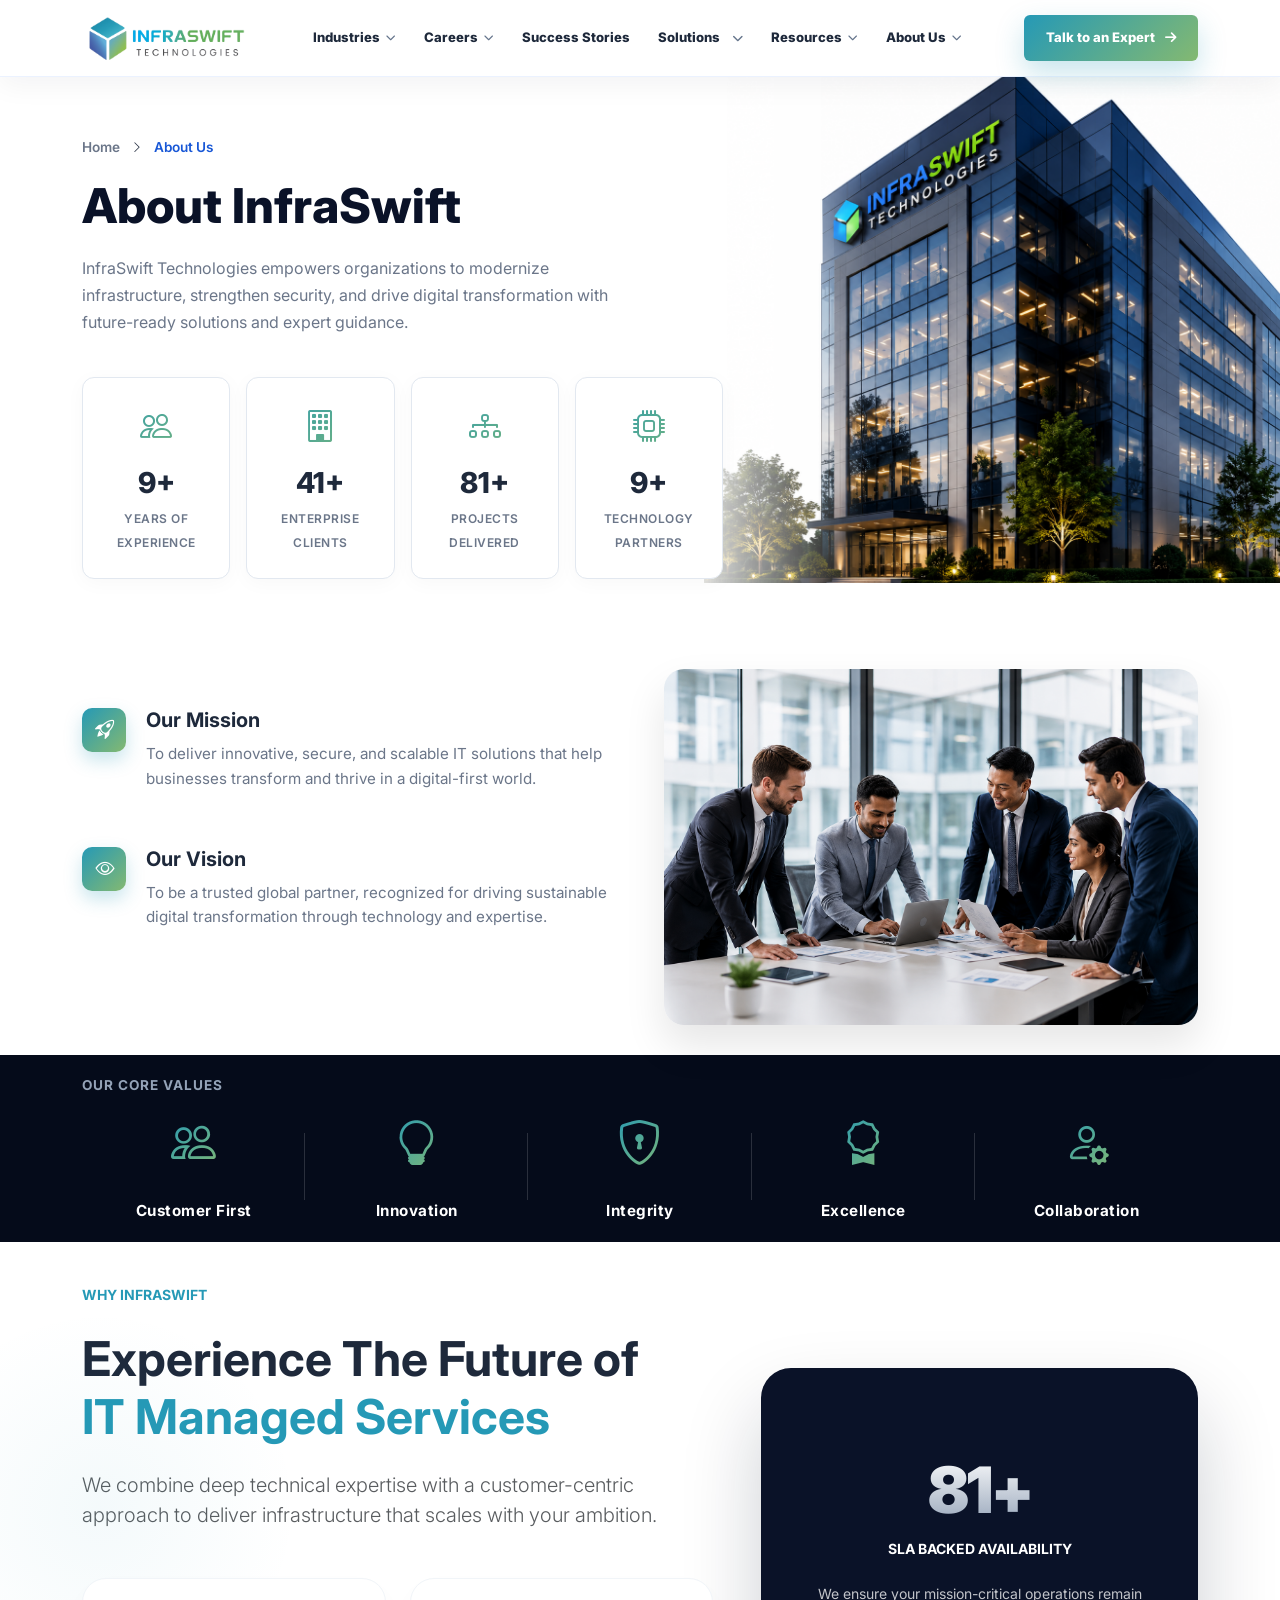
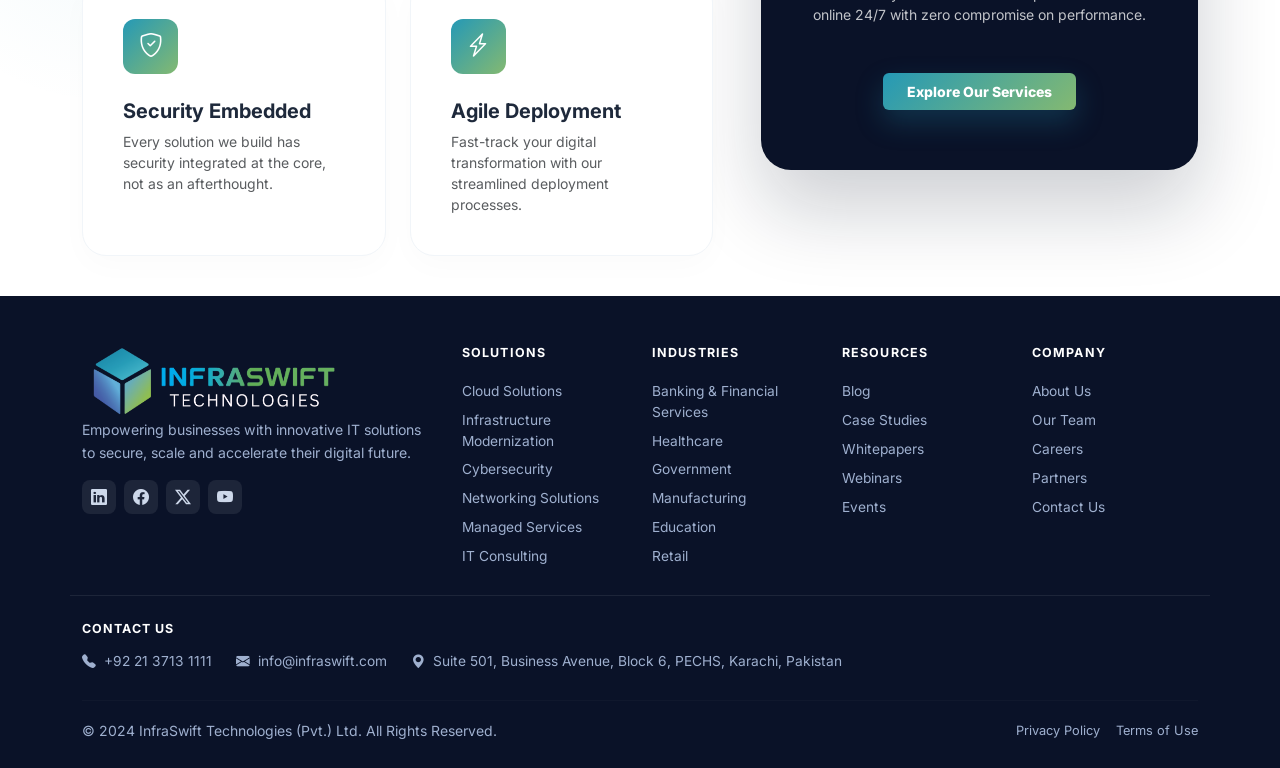
<file: about.html>
<!DOCTYPE html>
<html lang="en">
<head>
    <meta charset="UTF-8">
    <meta name="viewport" content="width=device-width, initial-scale=1.0">
    <title>About Us | InfraSwift Technologies</title>
    
    <!-- Bootstrap & Icons -->
    <link href="https://cdn.jsdelivr.net/npm/bootstrap@5.3.3/dist/css/bootstrap.min.css" rel="stylesheet">
    <link rel="stylesheet" href="https://cdn.jsdelivr.net/npm/bootstrap-icons@1.11.3/font/bootstrap-icons.css">
    <link rel="stylesheet" href="https://cdnjs.cloudflare.com/ajax/libs/font-awesome/6.5.0/css/all.min.css">
    <link href="https://fonts.googleapis.com/css2?family=Inter:wght@400;600;700;800&display=swap" rel="stylesheet">

    <style>
        :root {
 --is-blue: #1857d6;
      --is-blue-dark: #0f3aa0;
                  --is-navy: #0a1228;
            --is-muted: #64748b;
            --is-bg-light: #f8fafc;
            --is-green: #2bb673;
      --is-navy: #0a1228;
      --is-ink: #0f1b35;
      --is-muted: #6b7689;
      --is-line: #e7eaf0;
      --is-bg-soft: #f5f7fb;
       --primary: #2599B6;
            --primary-dark: #4B71B2;
            --accent: #84B971;
            --success: #84B971;
            --primary-glow: rgba(37, 153, 182, 0.35);
              --node-bg: #ffffff;
            --text-dark: #0f172a;
            --text-gray: #64748b;
            --soft-border: rgba(37, 153, 182, 0.15);
        }

        body {
            font-family: 'Inter', sans-serif;
            color: #1e293b;
            overflow-x: hidden;
        }
 /* --- NAVBAR --- */
        .site-nav {
            position: sticky;
            top: 0;
            z-index: 999;
            background: rgba(255, 255, 255, 0.95);
            backdrop-filter: blur(14px);
            border-bottom: 1px solid rgba(0, 97, 255, 0.08);
            box-shadow: 0 8px 28px rgba(15, 23, 42, 0.05);
        }

        .nav-shell {
            min-height: 76px;
            display: flex;
            align-items: center;
            justify-content: space-between;
            gap: 24px;
        }

        .brand-logo {
            display: inline-flex;
            align-items: center;
            gap: 10px;
            text-decoration: none;
            color: var(--text-dark);
            flex-shrink: 0;
        }

        .brand-logo img {
            width: 168px;
            height: auto;
            display: block;
        }

        .nav-menu {
            display: flex;
            align-items: center;
            justify-content: center;
            gap: 24px;
            margin: 0;
            padding: 0;
            list-style: none;
            flex: 1;
        }

        .nav-menu a {
            display: inline-flex;
            align-items: center;
            gap: 6px;
            color: #1e293b;
            font-size: 0.82rem;
            font-weight: 800;
            text-decoration: none;
            padding: 10px 2px;
            transition: color 0.25s ease, transform 0.25s ease;
        }

        .nav-menu a:hover {
            color: var(--primary);
            transform: translateY(-1px);
        }

        .nav-menu i {
            font-size: 0.62rem;
            color: #64748b;
        }

        .nav-actions {
            display: flex;
            align-items: center;
            gap: 12px;
            flex-shrink: 0;
        }

         .nav-cta {
            display: inline-flex;
            align-items: center;
            justify-content: center;
            gap: 10px;
            min-height: 46px;
            padding: 0 22px;
            border-radius: 6px;
            background: linear-gradient(135deg,
                    var(--primary),
                    var(--success));

            color: #fff;
            border: none;
            box-shadow: 0 12px 28px rgba(37, 153, 182, 0.25);
            font-size: 0.82rem;
            font-weight: 800;
            text-decoration: none;
            transition: transform 0.25s ease, box-shadow 0.25s ease;
        }

        .nav-cta:hover {
            color: #fff;
            transform: translateY(-2px);
            background: linear-gradient(135deg,
                    var(--success),
                    var(--primary));
        }

        .nav-toggle {
            display: none;
            width: 42px;
            height: 42px;
            border: 1px solid rgba(0, 97, 255, 0.16);
            border-radius: 10px;
            background: #fff;
            color: var(--text-dark);
            align-items: center;
            justify-content: center;
        }

        /* =========================
           MEGA MENU DROPDOWN
        ========================= */

        .mega-parent {
            position: relative;
        }

        .mega-parent>a {
            position: relative;
        }

        .mega-parent>a i {
            margin-left: 6px;
            font-size: 11px;
            transition: .3s;
        }

        .mega-parent:hover>a i {
            transform: rotate(180deg);
        }

        .mega-menu {
            position: absolute;
            top: 100%;
            left: 50%;
            transform: translateX(-50%) translateY(20px);

            width: 1200px;
            max-width: 95vw;

            background: rgba(255, 255, 255, .98);
            backdrop-filter: blur(20px);

            border: 1px solid rgba(37, 153, 182, .15);
            border-radius: 20px;

            padding: 35px;

            display: grid;
            grid-template-columns: repeat(5, 1fr);
            gap: 30px;

            opacity: 0;
            visibility: hidden;

            box-shadow:
                0 25px 60px rgba(15, 23, 42, .10),
                0 10px 30px rgba(37, 153, 182, .08);

            transition: .35s ease;

            z-index: 9999;
        }

        .mega-menu::before {
            content: '';
            position: absolute;
            top: 0;
            left: 0;

            width: 100%;
            height: 4px;

            border-radius: 20px 20px 0 0;

            background: linear-gradient(90deg,
                    #2599B6,
                    #84B971);
        }

        .mega-parent:hover .mega-menu {
            opacity: 1;
            visibility: visible;
            transform: translateX(-50%) translateY(0);
        }

        .mega-col {
            border-right: 1px solid rgba(37, 153, 182, .15);
            padding-right: 25px;
        }

        .mega-col:last-child {
            border-right: none;
        }

        .mega-col h5 {
            color: #2599B6;
            font-size: 18px;
            font-weight: 800;
            line-height: 1.4;

            margin-bottom: 18px;
        }

        .mega-col h5::after {
            content: '';
            display: block;

            width: 75px;
            height: 3px;

            margin-top: 10px;

            background: linear-gradient(90deg,
                    #2599B6,
                    #84B971);

            border-radius: 10px;
        }

        .mega-col a {
            display: block;

            color: #334155 !important;
            text-decoration: none;

            font-size: 15px;
            font-weight: 600;

            line-height: 1.6;

            padding: 8px 0;

            transition: .3s ease;
        }

        .mega-col a:hover {
            color: #2599B6 !important;
            padding-left: 10px;
        }

        .mega-col a:hover {
            background: linear-gradient(90deg,
                    rgba(37, 153, 182, .05),
                    rgba(132, 185, 113, .05));

            border-radius: 8px;
            padding-right: 10px;
        }

        .mega-col {
            animation: fadeMega .5s ease;
        }

        @keyframes fadeMega {
            from {
                opacity: 0;
                transform: translateY(10px);
            }

            to {
                opacity: 1;
                transform: translateY(0);
            }
        }

        @media(max-width:991px) {

            .mega-menu {
                position: static;

                width: 100%;
                max-width: 100%;

                transform: none;

                opacity: 1;
                visibility: visible;

                display: none;

                grid-template-columns: 1fr;

                margin-top: 12px;
                padding: 20px;
            }

            .mega-parent.active .mega-menu {
                display: grid;
            }

            .mega-col {
                border-right: none;
                border-bottom: 1px solid rgba(37, 153, 182, .15);

                padding-right: 0;
                padding-bottom: 15px;
            }

            .mega-col:last-child {
                border-bottom: none;
            }

            .mega-parent:hover .mega-menu {
                transform: none;
            }
        }
        /* --- SECTION 1: HERO & STATS --- */
        .about-hero {
            position: relative;
            padding: 60px 0;
            background: #fff;
        }

        .hero-img-overlay {
            position: absolute;
            top: 0;
            right: 0;
            width: 45%;
            height: 90%;
            z-index: 1;
        }

        .hero-img-overlay {
            overflow: hidden;
        }

        .hero-img-overlay img {
            width: 100%;
            height: 100%;
            object-fit: cover;
            mask-image: linear-gradient(to left, black 70%, transparent 100%);
            -webkit-mask-image: linear-gradient(to left, black 70%, transparent 100%);
            transition: transform 8s ease;
            transform: scale(1.08);
        }

        .about-hero:hover .hero-img-overlay img {
            transform: scale(1.16);
        }

        .hero-content {
            position: relative;
            z-index: 2;
        }

        .breadcrumb-custom {
            font-size: 0.85rem;
            font-weight: 600;
            margin-bottom: 20px;
        }
        .breadcrumb-custom a { color: var(--is-muted); text-decoration: none; }
        .breadcrumb-custom span { color: var(--is-blue); }

        .about-hero h1 {
            font-size: 3rem;
            font-weight: 800;
            color: var(--is-navy);
            margin-bottom: 20px;
        }

        .about-hero p {
            max-width: 550px;
            color: var(--is-muted);
            line-height: 1.7;
            margin-bottom: 40px;
        }

        /* Stats Cards */
        .stat-card {
            background: #fff;
            border: 1px solid #e2e8f0;
            border-radius: 12px;
            padding: 25px 15px;
            text-align: center;
            transition: 0.3s;
            box-shadow: 0 4px 20px rgba(0,0,0,0.03);
            height: 100%;
        }

        .stat-card {
            cursor: default;
        }

        .stat-card:hover {
            transform: translateY(-8px);
            box-shadow: 0 20px 40px rgba(37, 153, 182, 0.15);
            border-color: var(--primary);
        }

        .stat-card i {
            font-size: 2rem;
            margin-bottom: 15px;
            display: block;
            background: linear-gradient(135deg, var(--primary), var(--success));
            -webkit-background-clip: text;
            -webkit-text-fill-color: transparent;
            background-clip: text;
            transition: transform 0.4s cubic-bezier(0.175, 0.885, 0.32, 1.275);
        }

        .stat-card:hover i {
            transform: scale(1.15) translateY(-4px);
        }

        .stat-card h3 {
            font-weight: 800;
            font-size: 1.8rem;
            margin-bottom: 5px;
        }

        .stat-card span {
            font-size: 0.75rem;
            font-weight: 600;
            color: var(--is-muted);
            text-transform: uppercase;
            letter-spacing: 0.5px;
        }

        /* --- SECTION 2: MISSION & VISION --- */
        .mission-vision-sec {
            padding: 30px 0;
            background: #fff;
        }

        .mission-box {
            display: flex;
            gap: 20px;
            margin-bottom: 40px;    
        }

        .mission-box {
            transition: transform 0.35s ease;
        }

        .mission-box:hover {
            transform: translateX(6px);
        }

        .mission-icon {
            flex-shrink: 0;
            width: 44px;
            height: 44px;
            background: linear-gradient(135deg, var(--primary), var(--success));
            border: none;
            border-radius: 10px;
            display: flex;
            align-items: center;
            justify-content: center;
            color: #fff;
            font-size: 1.2rem;
            box-shadow: 0 8px 18px rgba(37, 153, 182, 0.25);
            transition: transform 0.4s cubic-bezier(0.175, 0.885, 0.32, 1.275);
        }

        .mission-box:hover .mission-icon {
            transform: rotate(-8deg) scale(1.1);
        }

        .mission-content h4 {
            font-weight: 700;
            font-size: 1.25rem;
            margin-bottom: 10px;
        }

        .mission-content p {
            color: var(--is-muted);
            font-size: 0.95rem;
            line-height: 1.6;
        }

        .team-img-wrapper {
            border-radius: 20px;
            overflow: hidden;
            box-shadow: 0 20px 40px rgba(0,0,0,0.1);
            transition: box-shadow 0.4s ease;
        }

        .team-img-wrapper:hover {
            box-shadow: 0 30px 60px rgba(37, 153, 182, 0.25);
        }

        .team-img-wrapper img {
            transition: transform 0.6s ease;
            display: block;
        }

        .team-img-wrapper:hover img {
            transform: scale(1.08);
        }

     /* --- CORE VALUES (EXACT IMAGE MATCH FIX) --- */
    .values-strip {
        background: #050b1a; /* Dark Navy from Image */
        padding: 20px 0;
        color: #fff;
    }

    .values-eyebrow {
        font-size: 0.85rem;
        font-weight: 700;
        color: #94a3b8;
        margin-bottom: 15px;
        display: block;
        text-transform: uppercase;
        letter-spacing: 1px;
    }

    .value-col-wrapper {
        position: relative;
        text-align: center;
        padding: 0 0;
    }

    /* Vertical Divider Line Fix */
    /* Hum 'col' par check lagayenge taake last column ke baad line na aaye */
    @media (min-width: 992px) {
        .values-strip .col:not(:last-child) .value-col-wrapper::after {
            content: "";
            position: absolute;
            right: 0;
            top: 20%;
            height: 60%;
            width: 1px;
            background: rgba(255, 255, 255, 0.15); /* Light grey divider */
        }
    }

    .val-icon-box {
        font-size: 2.8rem;
        margin-bottom: 22px;
        display: inline-block;
        background: linear-gradient(135deg, #2599B6 0%, #84B971 100%);
        -webkit-background-clip: text;
        -webkit-text-fill-color: transparent;
        transition: transform 0.4s cubic-bezier(0.175, 0.885, 0.32, 1.275);
    }

    .value-col-wrapper span {
        display: block;
        font-weight: 700;
        font-size: 0.95rem;
        color: #fff;
        letter-spacing: 0.5px;
    }

    .value-col-wrapper:hover .val-icon-box {
        transform: scale(1.2) translateY(-8px);
    }

    /* --- WHY CHOOSE US (PREMIUM UI) --- */
    .why-choose-us {
        padding: 40px 0;
        background: #fff;
        position: relative;
    }

    .ui-blob {
        position: absolute;
        width: 400px;
        height: 400px;
        background: radial-gradient(circle, rgba(37, 153, 182, 0.05) 0%, transparent 70%);
        top: 10%;
        left: -100px;
        z-index: 0;
    }

    .choose-grid-card {
        padding: 40px;
        border-radius: 24px;
        background: #fff;
        border: 1px solid #f1f5f9;
        box-shadow: 0 10px 30px rgba(0,0,0,0.02);
        transition: 0.4s;
        height: 100%;
        position: relative;
        z-index: 1;
    }

    .choose-grid-card:hover {
        border-color: var(--primary);
        box-shadow: 0 30px 60px rgba(15, 23, 42, 0.08);
        transform: translateY(-10px);
    }

    .icon-box-grad {
        width: 55px;
        height: 55px;
        background: linear-gradient(135deg, var(--primary), var(--success));
        border-radius: 12px;
        display: flex;
        align-items: center;
        justify-content: center;
        color: #fff;
        font-size: 1.5rem;
        margin-bottom: 25px;
        transition: transform 0.4s cubic-bezier(0.175, 0.885, 0.32, 1.275);
    }

    .choose-grid-card:hover .icon-box-grad {
        transform: rotate(-6deg) scale(1.1);
    }

    /* Unified theme button used across the page */
    .btn-theme {
        display: inline-flex;
        align-items: center;
        justify-content: center;
        gap: 10px;
        padding: 12px 26px;
        border-radius: 6px;
        background: linear-gradient(135deg, var(--primary), var(--success));
        color: #fff !important;
        border: none;
        box-shadow: 0 12px 28px rgba(37, 153, 182, 0.25);
        font-weight: 800;
        text-decoration: none;
        transition: transform 0.25s ease, box-shadow 0.25s ease, background 0.25s ease;
    }

    .btn-theme:hover {
        color: #fff;
        transform: translateY(-3px);
        box-shadow: 0 16px 34px rgba(37, 153, 182, 0.35);
        background: linear-gradient(135deg, var(--success), var(--primary));
    }

    .text-primary {
        color: var(--primary) !important;
    }

    .premium-stats-card .bi-uptime {
        background: linear-gradient(135deg, var(--primary), var(--success));
        -webkit-background-clip: text;
        -webkit-text-fill-color: transparent;
        background-clip: text;
        display: inline-block;
        animation: pulseIcon 2.4s ease-in-out infinite;
    }

    @keyframes pulseIcon {
        0%, 100% { transform: scale(1); }
        50% { transform: scale(1.12); }
    }

    /* Stats Card (Availability) */
    .premium-stats-card {
        background: var(--is-navy);
        border-radius: 30px;
        padding: 60px 40px;
        color: #fff;
        text-align: center;
        box-shadow: 0 40px 80px rgba(10, 18, 40, 0.2);
    }

    .premium-stats-card h2 {
        font-size: 4rem;
        font-weight: 900;
        letter-spacing: -2px;
        margin-bottom: 10px;
        background: linear-gradient(to bottom, #fff, #94a3b8);
        -webkit-background-clip: text;
        -webkit-text-fill-color: transparent;
    }

   
       /* ===== FOOTER ===== */
    footer.site-footer { background: var(--is-navy); color: #b9c4d8; }
    .f-brand-logo { width: 42px; height: 42px; border-radius: 9px; overflow: hidden; }
    .f-brand-logo img { width: 100%; height: 100%; object-fit: contain; }
    footer .brand-name { font-size: 1rem; }
    footer .f-title { color: #fff; font-weight: 700; font-size: .78rem; letter-spacing: .09em; text-transform: uppercase; margin-bottom: .9rem; }
    footer a.f-link { color: #9fb0cf; font-size: .86rem; display: block; padding: .26rem 0; transition: color .2s; text-decoration: none; }
    footer a.f-link:hover { color: #fff; }
    .social-ic {
      width: 34px; height: 34px; border-radius: 8px; background: rgba(255,255,255,.08);
      display: grid; place-items: center; color: #cdd8ea; transition: all .25s;
    }
    .social-ic:hover { background: var(--is-blue); color: #fff; }

    /* ===== ANIMATIONS ===== */
    .reveal { opacity: 0; transform: translateY(22px); transition: opacity .7s cubic-bezier(.2,.7,.2,1), transform .7s cubic-bezier(.2,.7,.2,1); }
    .reveal.in { opacity: 1; transform: none; }

    /* ===== FULLY RESPONSIVE ===== */
    @media (max-width: 991px) {
        .nav-menu {
            display: none;
            flex-direction: column;
            align-items: flex-start;
            width: 100%;
            gap: 4px;
            padding: 14px 0;
        }

        .nav-menu.open {
            display: flex;
        }

        .nav-shell {
            flex-wrap: wrap;
        }

        .nav-toggle {
            display: inline-flex;
        }

        .nav-cta {
            font-size: 0.75rem;
            padding: 0 16px;
            min-height: 40px;
        }

        .hero-img-overlay {
            width: 60%;
            opacity: 0.35;
        }

        .about-hero h1 {
            font-size: 2.2rem;
        }
    }

    @media (max-width: 767px) {
        .hero-img-overlay {
            display: none;
        }

        .about-hero {
            padding: 40px 0;
        }

        .about-hero h1 {
            font-size: 1.9rem;
        }

        .mission-vision-sec,
        .why-choose-us {
            padding: 60px 0;
        }

        .value-col-wrapper {
            padding: 20px 0;
        }

        .values-strip .col:not(:last-child) .value-col-wrapper {
            border-bottom: 1px solid rgba(255, 255, 255, 0.12);
        }

        .premium-stats-card {
            padding: 40px 24px;
        }

        .premium-stats-card h2 {
            font-size: 2.8rem;
        }

        .choose-grid-card {
            padding: 28px;
        }

        #backToTop {
            right: 1rem;
            bottom: 1rem;
        }
    }

    @media (max-width: 575px) {
        .about-hero h1 {
            font-size: 1.6rem;
        }

        .stat-card h3 {
            font-size: 1.4rem;
        }

        .mega-menu {
            padding: 16px;
        }
    }

    /* Respect reduced motion preference */
    @media (prefers-reduced-motion: reduce) {
        * {
            animation-duration: 0.001ms !important;
            transition-duration: 0.001ms !important;
        }
    }

    /* ===== BACK TO TOP ===== */
    #backToTop {
      position: fixed; bottom: 2rem; right: 2rem; z-index: 999;
      width: 44px; height: 44px; border-radius: 50%;
      background: var(--is-blue); color: #fff;
      display: grid; place-items: center; font-size: 1.1rem;
      box-shadow: 0 4px 16px rgba(24,87,214,.35);
      opacity: 0; pointer-events: none;
      transition: opacity .3s, transform .3s;
      transform: translateY(10px);
      border: none; cursor: pointer;
    }
    #backToTop.show { opacity: 1; pointer-events: all; transform: translateY(0); }
    #backToTop:hover { background: var(--is-blue-dark); }
    </style>
</head>
<body>

  <!-- ======== NAVBAR ======== -->
  <nav class="site-nav" id="siteNav">
        <div class="container nav-shell">
            <a class="brand-logo" href="index.html">
                <img src="assets/Infraswift-01.png" alt="InfraSwift Technologies">
            </a>

            <ul class="nav-menu" id="navMenu">
                <li><a href="industries.html">Industries <i class="fas fa-chevron-down"></i></a></li>
                <li><a href="careers.html">Careers <i class="fas fa-chevron-down"></i></a></li>
                <li><a href="success.html">Success Stories</a></li>
                <li class="mega-parent">
                    <a href="solutions.html">
                        Solutions
                        <i class="fas fa-chevron-down"></i>
                    </a>

                    <div class="mega-menu">
                        <div class="mega-col">
                            <h5>Cloud Solutions</h5>
                            <a href="#">Microsoft Azure</a>
                            <a href="#">AWS</a>
                            <a href="#">VMware Cloud Foundation</a>
                        </div>

                        <div class="mega-col">
                            <h5>Infrastructure Modernization</h5>
                            <a href="#">VMware vSphere</a>
                            <a href="#">VMware VCF</a>
                            <a href="#">Hyper-V</a>
                            <a href="#">Storage & Backup</a>
                        </div>

                        <div class="mega-col">
                            <h5>Cybersecurity</h5>
                            <a href="#">SOC Services</a>
                            <a href="#">Fortinet</a>
                            <a href="#">Microsoft Security</a>
                            <a href="#">Endpoint Protection</a>
                        </div>

                        <div class="mega-col">
                            <h5>Networking</h5>
                            <a href="#">Cisco</a>
                            <a href="#">Aruba</a>
                            <a href="#">SD-WAN</a>
                            <a href="#">Wireless</a>
                        </div>

                        <div class="mega-col">
                            <h5>Managed Services</h5>
                            <a href="#">24x7 Monitoring</a>
                            <a href="#">NOC</a>
                            <a href="#">Helpdesk</a>
                            <a href="#">Infrastructure Management</a>
                        </div>
                    </div>
                </li>
                <li><a href="resources.html">Resources <i class="fas fa-chevron-down"></i></a></li>
                <li><a href="about.html">About Us <i class="fas fa-chevron-down"></i></a></li>
            </ul>

            <div class="nav-actions">
                <a href="contact.html" class="nav-cta">Talk to an Expert <i class="fas fa-arrow-right"></i></a>
                <button class="nav-toggle" id="navToggle" type="button" aria-label="Toggle navigation"
                    aria-expanded="false" aria-controls="navMenu">
                    <i class="fas fa-bars"></i>
                </button>
            </div>
        </div>
    </nav>
    <!-- HERO SECTION -->
    <section class="about-hero">
        <div class="hero-img-overlay">
            <!-- Replace with your actual building image -->
            <img src="assets/About.png" alt="Building">
        </div>
        
        <div class="container hero-content">
            <div class="row">
                <div class="col-lg-7">
                    <div class="breadcrumb-custom">
                        <a href="#">Home</a> <i class="bi bi-chevron-right mx-2 small"></i> <span>About Us</span>
                    </div>
                    
                    <h1>About InfraSwift</h1>
                    <p>InfraSwift Technologies empowers organizations to modernize infrastructure, strengthen security, and drive digital transformation with future-ready solutions and expert guidance.</p>
                    
                    <div class="row g-3">
                        <div class="col-6 col-md-3 reveal">
                            <div class="stat-card">
                                <i class="bi bi-people"></i>
                                <h3 class="counter" data-target="10">0</h3>
                                <span>Years of Experience</span>
                            </div>
                        </div>
                        <div class="col-6 col-md-3 reveal">
                            <div class="stat-card">
                                <i class="bi bi-building"></i>
                                <h3 class="counter" data-target="50">0</h3>
                                <span>Enterprise Clients</span>
                            </div>
                        </div>
                        <div class="col-6 col-md-3 reveal">
                            <div class="stat-card">
                                <i class="bi bi-diagram-3"></i>
                                <h3 class="counter" data-target="100">0</h3>
                                <span>Projects Delivered</span>
                            </div>
                        </div>
                        <div class="col-6 col-md-3 reveal">
                            <div class="stat-card">
                                <i class="bi bi-cpu"></i>
                                <h3 class="counter" data-target="10">0</h3>
                                <span>Technology Partners</span>
                            </div>
                        </div>
                    </div>
                </div>
            </div>
        </div>
    </section>

    <!-- MISSION & VISION SECTION -->
    <section class="mission-vision-sec">
        <div class="container">
            <div class="row align-items-center g-5">
                <div class="col-lg-6">
                    <!-- Our Mission -->
                    <div class="mission-box reveal">
                        <div class="mission-icon">
                            <i class="bi bi-rocket-takeoff"></i>
                        </div>
                        <div class="mission-content">
                            <h4>Our Mission</h4>
                            <p>To deliver innovative, secure, and scalable IT solutions that help businesses transform and thrive in a digital-first world.</p>
                        </div>
                    </div>
                    
                    <!-- Our Vision -->
                    <div class="mission-box reveal">
                        <div class="mission-icon">
                            <i class="bi bi-eye"></i>
                        </div>
                        <div class="mission-content">
                            <h4>Our Vision</h4>
                            <p>To be a trusted global partner, recognized for driving sustainable digital transformation through technology and expertise.</p>
                        </div>
                    </div>
                </div>
                
                <div class="col-lg-6 reveal">
                    <div class="team-img-wrapper">
                        <!-- Replace with your actual team photo -->
                        <img src="assets/about2.png" class="img-fluid" alt="Our Team">
                    </div>
                </div>
            </div>
        </div>
    </section>
<!-- CORE VALUES SECTION -->
<!-- CORE VALUES SECTION -->
<section class="values-strip">
    <div class="container">
        <span class="values-eyebrow">Our Core Values</span>
        
        <div class="row row-cols-1 row-cols-lg-5 g-0">
            <div class="col reveal">
                <div class="value-col-wrapper">
                    <i class="bi bi-people val-icon-box"></i>
                    <span>Customer First</span>
                </div>
            </div>
            <div class="col reveal">
                <div class="value-col-wrapper">
                    <i class="bi bi-lightbulb val-icon-box"></i>
                    <span>Innovation</span>
                </div>
            </div>
            <div class="col reveal">
                <div class="value-col-wrapper">
                    <i class="bi bi-shield-lock val-icon-box"></i>
                    <span>Integrity</span>
                </div>
            </div>
            <div class="col reveal">
                <div class="value-col-wrapper">
                    <i class="bi bi-award val-icon-box"></i>
                    <span>Excellence</span>
                </div>
            </div>
            <div class="col reveal">
                <div class="value-col-wrapper">
                    <i class="bi bi-person-gear val-icon-box"></i>
                    <span>Collaboration</span>
                </div>
            </div>
        </div>
    </div>
</section>

<!-- WHY CHOOSE US (Advanced UI) -->
<section class="why-choose-us">
    <div class="ui-blob"></div>
    <div class="container">
        <div class="row g-5 align-items-center">
            <div class="col-lg-7">
                <span class="text-primary fw-bold text-uppercase small letter-spacing-2">Why InfraSwift</span>
                <h2 class="fw-bold display-5 my-4">Experience The Future of <br><span class="text-primary">IT Managed Services</span></h2>
                <p class="text-muted lead mb-5">We combine deep technical expertise with a customer-centric approach to deliver infrastructure that scales with your ambition.</p>
                
                <div class="row g-4">
                    <div class="col-md-6 reveal">
                        <div class="choose-grid-card">
                            <div class="icon-box-grad"><i class="bi bi-shield-check"></i></div>
                            <h5 class="fw-bold">Security Embedded</h5>
                            <p class="small text-muted mb-0">Every solution we build has security integrated at the core, not as an afterthought.</p>
                        </div>
                    </div>
                    <div class="col-md-6 reveal">
                        <div class="choose-grid-card">
                            <div class="icon-box-grad"><i class="bi bi-lightning-charge"></i></div>
                            <h5 class="fw-bold">Agile Deployment</h5>
                            <p class="small text-muted mb-0">Fast-track your digital transformation with our streamlined deployment processes.</p>
                        </div>
                    </div>
                </div>
            </div>
            
            <div class="col-lg-5 reveal">
                <div class="premium-stats-card">
                    <i class="bi bi-uptime fs-1 text-primary mb-4 d-block"></i>
                    <h2 class="counter" data-target="99.9">0</h2>
                    <p class="fw-bold text-uppercase small mb-4">SLA Backed Availability</p>
                    <p class="small opacity-75 mb-5">We ensure your mission-critical operations remain online 24/7 with zero compromise on performance.</p>
                    <a href="#" class="btn-theme px-4 py-2 small">Explore Our Services</a>
                </div>
            </div>
        </div>
    </div>
</section>

  <!-- Back To Top -->
  <button id="backToTop" title="Back to top"><i class="bi bi-arrow-up"></i></button>

    <!-- ======== FOOTER ======== -->
  <footer class="site-footer pt-5 pb-4">
    <div class="container">
      <div class="row g-4">

        <!-- Brand col -->
        <div class="col-lg-4 col-md-6">
                    <img src="assets/logo.png" alt="InfraSwift Technologies" height="74px">
         
          <p style="font-size:.88rem;max-width:22rem;line-height:1.65;color:#9fb0cf;">Empowering businesses with innovative IT solutions to secure, scale and accelerate their digital future.</p>
          <div class="d-flex gap-2 mt-3">
            <a href="#" class="social-ic"><i class="bi bi-linkedin"></i></a>
            <a href="#" class="social-ic"><i class="bi bi-facebook"></i></a>
            <a href="#" class="social-ic"><i class="bi bi-twitter-x"></i></a>
            <a href="#" class="social-ic"><i class="bi bi-youtube"></i></a>
          </div>
        </div>

        <!-- Solutions -->
        <div class="col-6 col-lg-2 col-md-3">
          <div class="f-title">Solutions</div>
          <a class="f-link" href="#">Cloud Solutions</a>
          <a class="f-link" href="#">Infrastructure Modernization</a>
          <a class="f-link" href="#">Cybersecurity</a>
          <a class="f-link" href="#">Networking Solutions</a>
          <a class="f-link" href="#">Managed Services</a>
          <a class="f-link" href="#">IT Consulting</a>
        </div>

        <!-- Industries -->
        <div class="col-6 col-lg-2 col-md-3">
          <div class="f-title">Industries</div>
          <a class="f-link" href="#">Banking & Financial Services</a>
          <a class="f-link" href="#">Healthcare</a>
          <a class="f-link" href="#">Government</a>
          <a class="f-link" href="#">Manufacturing</a>
          <a class="f-link" href="#">Education</a>
          <a class="f-link" href="#">Retail</a>
        </div>

        <!-- Resources -->
        <div class="col-6 col-lg-2 col-md-3">
          <div class="f-title">Resources</div>
          <a class="f-link" href="#">Blog</a>
          <a class="f-link" href="#">Case Studies</a>
          <a class="f-link" href="#">Whitepapers</a>
          <a class="f-link" href="#">Webinars</a>
          <a class="f-link" href="#">Events</a>
        </div>

        <!-- Company + Contact -->
        <div class="col-6 col-lg-2 col-md-3">
          <div class="f-title">Company</div>
          <a class="f-link" href="#">About Us</a>
          <a class="f-link" href="#">Our Team</a>
          <a class="f-link" href="#">Careers</a>
          <a class="f-link" href="#">Partners</a>
          <a class="f-link" href="#">Contact Us</a>
        </div>

      </div>

      <!-- Contact strip -->
      <div class="row mt-4 pt-4" style="border-top:1px solid rgba(255,255,255,.08);">
        <div class="col-12">
          <div class="f-title mb-2">Contact Us</div>
          <div class="d-flex flex-wrap gap-3 gap-md-4">
            <a class="f-link d-inline-flex align-items-center gap-2" href="tel:+922137131111"><i class="bi bi-telephone-fill"></i>+92 21 3713 1111</a>
            <a class="f-link d-inline-flex align-items-center gap-2" href="mailto:info@infraswift.com"><i class="bi bi-envelope-fill"></i>info@infraswift.com</a>
            <a class="f-link d-inline-flex align-items-center gap-2" href="#"><i class="bi bi-geo-alt-fill"></i>Suite 501, Business Avenue, Block 6, PECHS, Karachi, Pakistan</a>
          </div>
        </div>
      </div>

      <hr style="border-color:rgba(255,255,255,.09);margin:1.5rem 0 1rem;">
      <div class="d-flex flex-column flex-md-row justify-content-between align-items-center gap-2">
        <small style="color:#9fb0cf;">© 2024 InfraSwift Technologies (Pvt.) Ltd. All Rights Reserved.</small>
        <div class="d-flex gap-3">
          <a class="f-link" style="font-size:.8rem;" href="#">Privacy Policy</a>
          <a class="f-link" style="font-size:.8rem;" href="#">Terms of Use</a>
        </div>
      </div>
    </div>
  </footer>

    <!-- Scripts -->
    <script src="https://code.jquery.com/jquery-3.7.1.min.js"></script>
    <script>
       $(function () {
      // Navbar shadow
      $(window).on('scroll', function () {
        var s = $(this).scrollTop();
        $('.navbar').toggleClass('scrolled', s > 30);
        $('#backToTop').toggleClass('show', s > 400);
      });

      // Mobile nav menu toggle
      $('#navToggle').on('click', function () {
        $('#navMenu').toggleClass('open');
        $(this).attr('aria-expanded', $('#navMenu').hasClass('open'));
      });

      // Mega menu tap-to-open on mobile/tablet
      $('.mega-parent > a').on('click', function (e) {
        if ($(window).width() <= 991) {
          e.preventDefault();
          $(this).parent().toggleClass('active');
        }
      });

      // Reveal on scroll
      const io = new IntersectionObserver((entries) => {
        entries.forEach(e => {
          if (e.isIntersecting) {
            e.target.classList.add('in');
            io.unobserve(e.target);
          }
        });
      }, { threshold: 0.1 });
      document.querySelectorAll('.reveal').forEach(el => io.observe(el));

      // Back to top
      $('#backToTop').on('click', function () {
        $('html,body').animate({ scrollTop: 0 }, 500);
      });

      // Mobile menu close on link click
      $('#mainNav .nav-link:not(.dropdown-toggle), #mainNav .dropdown-item, .btn-expert').on('click', function () {
        var c = document.querySelector('#mainNav');
        if (c && c.classList.contains('show')) new bootstrap.Collapse(c).hide();
      });
    });

     // Parallax effect on scene
    $('.scene-container').on('mousemove', function(e) {
        if ($(window).width() < 992) return;
        const rect = this.getBoundingClientRect();
        const x = (e.clientX - rect.left) / rect.width - 0.5;
        const y = (e.clientY - rect.top) / rect.height - 0.5;
        $scene.css('transform', `translate(${x * 18}px, ${y * 14}px) rotateX(${-y * 3}deg) rotateY(${x * 4}deg)`);
    }).on('mouseleave', function() {
        $scene.css('transform', 'translate(0, 0) rotateX(0) rotateY(0)');
    });

    // Set initial active state
    const initial = $('.brand-azure');  
    if (initial.length) setActive(initial);

        $(document).ready(function() {
            // Counter Animation
            $('.counter').each(function() {
                $(this).prop('Counter', 0).animate({
                    Counter: $(this).data('target')
                }, {
                    duration: 2000,
                    easing: 'swing',
                    step: function(now) {
                        $(this).text(Math.ceil(now) + '+');
                    }
                });
            });
        });
    </script>
</body>
</html>
</file>
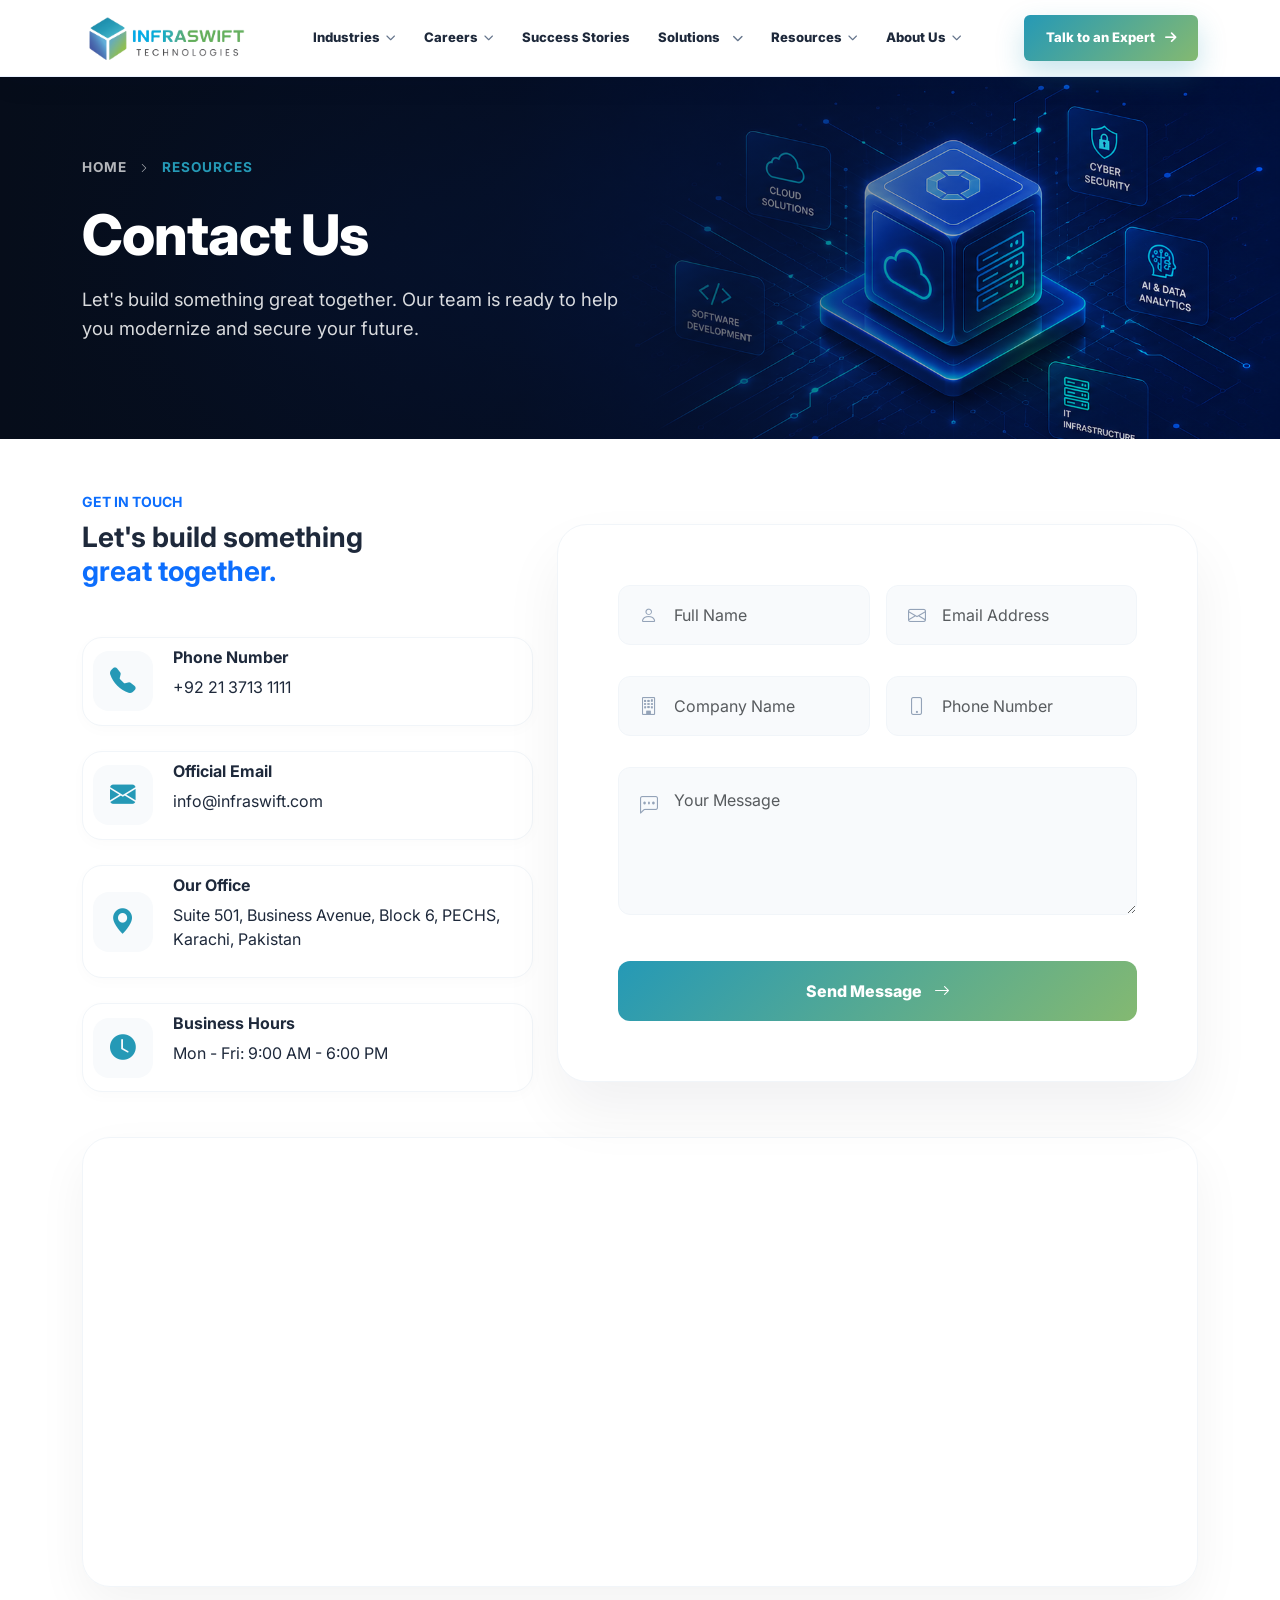
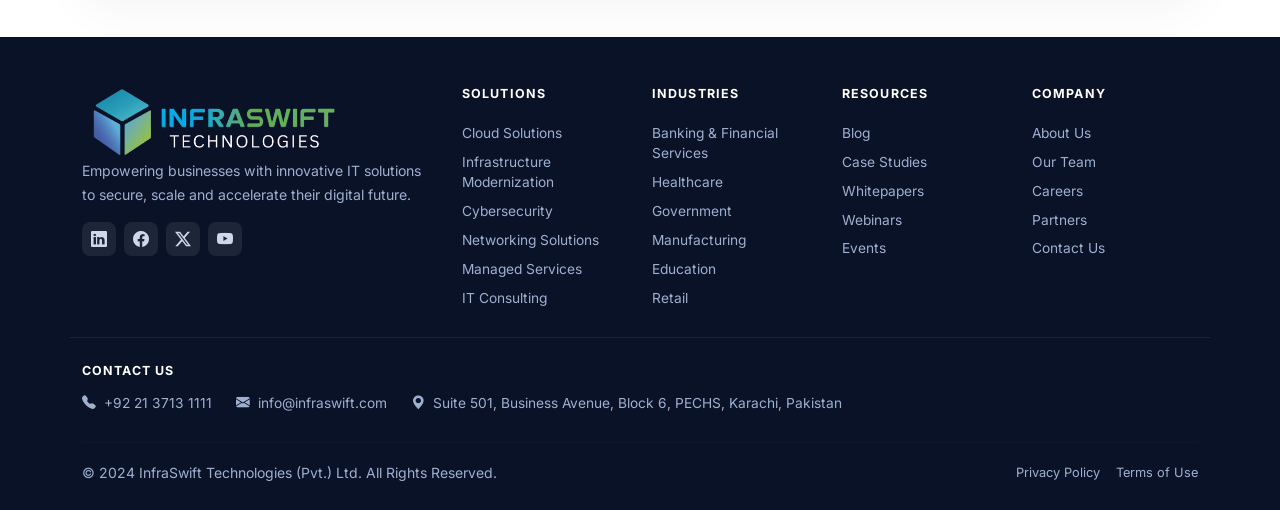
<file: contact.html>
<!DOCTYPE html>
<html lang="en">
<head>
    <meta charset="UTF-8">
    <meta name="viewport" content="width=device-width, initial-scale=1.0">
    <title>Success Stories | InfraSwift Technologies</title>
    
    <link href="https://cdn.jsdelivr.net/npm/bootstrap@5.3.3/dist/css/bootstrap.min.css" rel="stylesheet">
    <link rel="stylesheet" href="https://cdn.jsdelivr.net/npm/bootstrap-icons@1.11.3/font/bootstrap-icons.css">
    <link rel="stylesheet" href="https://cdnjs.cloudflare.com/ajax/libs/font-awesome/6.5.0/css/all.min.css">
    <link href="https://fonts.googleapis.com/css2?family=Inter:wght@400;600;700;800&display=swap" rel="stylesheet">

    <style>
              :root {
            --is-blue: #1857d6;
            --is-blue-dark: #0f3aa0;
            --is-navy: #0a1228;
            --is-muted: #64748b;
            --is-bg-light: #f8fafc;
            --is-green: #2bb673;
            --is-ink: #0f1b35;
            --is-line: #e7eaf0;
            --is-bg-soft: #f5f7fb;
            --primary: #2599B6;
            --primary-dark: #4B71B2;
            --accent: #84B971;
            --success: #84B971;
            --primary-glow: rgba(37, 153, 182, 0.35);
            --node-bg: #ffffff;
            --text-dark: #0f172a;
            --text-gray: #64748b;
            --soft-border: rgba(37, 153, 182, 0.15);
            --grad: linear-gradient(135deg, #2599B6 0%, #84B971 100%);
             --soft-bg: #fcfdfe;
        }

        body {
            font-family: 'Inter', sans-serif;
            color: #1e293b;
            overflow-x: hidden;
            background-color: #f8fafc;
        }

        /* --- NAVBAR --- */
        .site-nav {
            position: sticky;
            top: 0;
            z-index: 999;
            background: rgba(255, 255, 255, 0.95);
            backdrop-filter: blur(14px);
            border-bottom: 1px solid rgba(0, 97, 255, 0.08);
            box-shadow: 0 8px 28px rgba(15, 23, 42, 0.05);
        }

        .nav-shell {
            min-height: 76px;
            display: flex;
            align-items: center;
            justify-content: space-between;
            gap: 24px;
        }

        .brand-logo {
            display: inline-flex;
            align-items: center;
            gap: 10px;
            text-decoration: none;
            color: var(--text-dark);
            flex-shrink: 0;
        }

        .brand-logo img {
            width: 168px;
            height: auto;
            display: block;
        }

        .nav-menu {
            display: flex;
            align-items: center;
            justify-content: center;
            gap: 24px;
            margin: 0;
            padding: 0;
            list-style: none;
            flex: 1;
        }

        .nav-menu a {
            display: inline-flex;
            align-items: center;
            gap: 6px;
            color: #1e293b;
            font-size: 0.82rem;
            font-weight: 800;
            text-decoration: none;
            padding: 10px 2px;
            transition: color 0.25s ease, transform 0.25s ease;
        }

        .nav-menu a:hover {
            color: var(--primary);
            transform: translateY(-1px);
        }

        .nav-menu i {
            font-size: 0.62rem;
            color: #64748b;
        }

        .nav-actions {
            display: flex;
            align-items: center;
            gap: 12px;
            flex-shrink: 0;
        }

        .nav-cta {
            display: inline-flex;
            align-items: center;
            justify-content: center;
            gap: 10px;
            min-height: 46px;
            padding: 0 22px;
            border-radius: 6px;
            background: linear-gradient(135deg, var(--primary), var(--success));
            color: #fff;
            border: none;
            box-shadow: 0 12px 28px rgba(37, 153, 182, 0.25);
            font-size: 0.82rem;
            font-weight: 800;
            text-decoration: none;
            transition: transform 0.25s ease, box-shadow 0.25s ease;
        }

        .nav-cta:hover {
            color: #fff;
            transform: translateY(-2px);
            background: linear-gradient(135deg, var(--success), var(--primary));
        }

        .nav-toggle {
            display: none;
            width: 42px;
            height: 42px;
            border: 1px solid rgba(0, 97, 255, 0.16);
            border-radius: 10px;
            background: #fff;
            color: var(--text-dark);
            align-items: center;
            justify-content: center;
        }

        /* MEGA MENU */
        .mega-parent { position: relative; }
        .mega-parent>a { position: relative; }
        .mega-parent>a i { margin-left: 6px; font-size: 11px; transition: .3s; }
        .mega-parent:hover>a i { transform: rotate(180deg); }

        .mega-menu {
            position: absolute;
            top: 100%;
            left: 50%;
            transform: translateX(-50%) translateY(20px);
            width: 1200px;
            max-width: 95vw;
            background: rgba(255, 255, 255, .98);
            backdrop-filter: blur(20px);
            border: 1px solid rgba(37, 153, 182, .15);
            border-radius: 20px;
            padding: 35px;
            display: grid;
            grid-template-columns: repeat(5, 1fr);
            gap: 30px;
            opacity: 0;
            visibility: hidden;
            box-shadow: 0 25px 60px rgba(15, 23, 42, .10), 0 10px 30px rgba(37, 153, 182, .08);
            transition: .35s ease;
            z-index: 9999;
        }

        .mega-menu::before {
            content: '';
            position: absolute;
            top: 0; left: 0;
            width: 100%; height: 4px;
            border-radius: 20px 20px 0 0;
            background: linear-gradient(90deg, #2599B6, #84B971);
        }

        .mega-parent:hover .mega-menu {
            opacity: 1;
            visibility: visible;
            transform: translateX(-50%) translateY(0);
        }

        .mega-col { border-right: 1px solid rgba(37, 153, 182, .15); padding-right: 25px; }
        .mega-col:last-child { border-right: none; }
        .mega-col h5 { color: #2599B6; font-size: 18px; font-weight: 800; line-height: 1.4; margin-bottom: 18px; }
        .mega-col h5::after { content: ''; display: block; width: 75px; height: 3px; margin-top: 10px; background: linear-gradient(90deg, #2599B6, #84B971); border-radius: 10px; }
        .mega-col a { display: block; color: #334155 !important; text-decoration: none; font-size: 15px; font-weight: 600; line-height: 1.6; padding: 8px 0; transition: .3s ease; }
        .mega-col a:hover { color: #2599B6 !important; padding-left: 10px; background: linear-gradient(90deg, rgba(37, 153, 182, .05), rgba(132, 185, 113, .05)); border-radius: 8px; padding-right: 10px; }
        .mega-col { animation: fadeMega .5s ease; }

        @keyframes fadeMega {
            from { opacity: 0; transform: translateY(10px); }
            to { opacity: 1; transform: translateY(0); }
        }

        @media(max-width:991px) {
            .mega-menu { position: static; width: 100%; max-width: 100%; transform: none; opacity: 1; visibility: visible; display: none; grid-template-columns: 1fr; margin-top: 12px; padding: 20px; }
            .mega-parent.active .mega-menu { display: grid; }
            .mega-col { border-right: none; border-bottom: 1px solid rgba(37, 153, 182, .15); padding-right: 0; padding-bottom: 15px; }
            .mega-col:last-child { border-bottom: none; }
            .mega-parent:hover .mega-menu { transform: none; }

            .nav-menu { display: none; flex-direction: column; align-items: flex-start; width: 100%; gap: 4px; padding: 14px 0; }
            .nav-menu.open { display: flex; }
            .nav-shell { flex-wrap: wrap; }
            .nav-toggle { display: inline-flex; }
            .nav-cta { font-size: 0.75rem; padding: 0 16px; min-height: 40px; }
        }
        /* --- HERO ANIMATIONS --- */
        .hero-banner {
            position: relative;
            background: linear-gradient(90deg, #060d1a 0%, rgba(6,13,26,0.8) 50%, transparent 100%), url('assets/MAinBanner.png');
            background-size: cover;
            background-position: center;
            padding: 80px 0;
            color: #fff;
            overflow: hidden;
        }
        .hero-content h1 { 
            font-size: 3rem; font-weight: 800; 
            animation: slideRight 0.8s cubic-bezier(0.2, 0.8, 0.2, 1) forwards; 
        }
        .hero-content p { 
            animation: slideRight 1s cubic-bezier(0.2, 0.8, 0.2, 1) forwards; 
            animation-delay: 0.2s; opacity: 0;
        }

        @keyframes slideRight {
            from { opacity: 0; transform: translateX(-30px); }
            to { opacity: 1; transform: translateX(0); }
        }
        /* --- RESOURCES HERO BANNER --- */
.resources-hero {
    position: relative;
    /* Dark Gradient overlay taake white text clear nazar aaye */
    background-image: linear-gradient(90deg, 
        rgba(6, 13, 26, 1) 0%, 
        rgba(6, 13, 26, 0.8) 40%, 
        rgba(6, 13, 26, 0.3) 75%, 
        transparent 100%), 
        url('assets/MainBanner.png');
    background-size: cover;
    background-position: center right;
    background-repeat: no-repeat;
    min-height: 350px;
    display: flex;
    align-items: center;
    padding: 80px 0;
    color: #fff;
}

.hero-content h1 {
    font-size: 3.5rem;
    font-weight: 800;
    margin-bottom: 15px;
    letter-spacing: -1px;
}

.hero-content p {
    font-size: 1.15rem;
    color: rgba(255, 255, 255, 0.85);
    max-width: 550px;
    line-height: 1.6;
}

.breadcrumb-nav {
    font-size: 0.85rem;
    font-weight: 700;
    margin-bottom: 25px;
    color: rgba(255, 255, 255, 0.7);
    text-transform: uppercase;
    letter-spacing: 1px;
}

.breadcrumb-nav a {
    color: rgba(255, 255, 255, 0.7);
    text-decoration: none;
    transition: 0.3s;
}

.breadcrumb-nav a:hover {
    color: #fff;
}

.breadcrumb-nav span {
    color: var(--primary); /* Resources word in theme color */
}

@media (max-width: 767px) {
    .resources-hero { text-align: center; min-height: 300px; padding: 60px 0; }
    .hero-content h1 { font-size: 2.5rem; }
    .hero-content p { margin: 0 auto; font-size: 1rem; }
}

 /* --- ADVANCED CONTACT & MAP UI --- */
.contact-section { padding: 50px 0; background: #fff; }

/* Info Cards with Borders */
.info-item {
    display: flex;
    align-items: center;
    gap: 20px;
    padding: 10px;
    background: #fff;
    border: 1px solid #f1f5f9; /* Subtle Border as seen in img */
    border-radius: 20px;
    margin-bottom: 25px;
    transition: all 0.4s cubic-bezier(0.165, 0.84, 0.44, 1);
    box-shadow: 0 4px 15px rgba(0,0,0,0.02);
}

.info-item:hover {
    transform: translateY(-5px);
    border-color: var(--primary);
    box-shadow: 0 15px 30px rgba(37, 153, 182, 0.1);
}

.info-icon-box {
    width: 60px;
    height: 60px;
    border-radius: 16px;
    background: #f8fafc;
    display: flex;
    align-items: center;
    justify-content: center;
    color: var(--primary);
    font-size: 1.6rem;
    flex-shrink: 0;
    transition: 0.3s;
}

.info-item:hover .info-icon-box {
    background: var(--grad);
    color: #fff;
}

/* Modern Form with Icons */
.contact-form-card {
    background: #ffffff;
    border: 1px solid #f1f5f9;
    border-radius: 30px;
    padding: 60px;
    box-shadow: 0 30px 60px rgba(15, 23, 42, 0.06);
}

.input-group-custom { position: relative; margin-bottom: 15px; }
.input-group-custom i {
    position: absolute; left: 22px; top: 50%;
    transform: translateY(-50%); color: #94a3b8;
    font-size: 1.1rem; pointer-events: none;
}

.input-group-custom .form-control {
    padding-left: 55px; height: 60px; border-radius: 12px;
    border: 1.5px solid #f1f5f9; background: #f8fafc;
}

.input-group-custom textarea.form-control { padding-top: 20px; height: auto; }

/* Gradient Button */
.btn-grad-send {
    background: var(--grad);
    color: #fff; border: none; padding: 18px 35px;
    border-radius: 12px; font-weight: 800; width: 100%;
    margin-top: 15px; display: flex; align-items: center;
    justify-content: center; gap: 12px; transition: 0.4s;
}

.btn-grad-send:hover { transform: translateY(-3px); box-shadow: 0 10px 25px rgba(37, 153, 182, 0.3); opacity: 0.95; }

/* MAP STYLING */
.map-container-wrap {
    margin-top: 20px;
    border-radius: 28px;
    overflow: hidden;
    border: 1px solid #f1f5f9;
    box-shadow: 0 20px 50px rgba(0,0,0,0.05);
    height: 450px;
    width: 100%;
}

.map-container-wrap iframe {
    width: 100%;
    height: 100%;
    border: 0;
    filter: grayscale(0.2) contrast(1.1); /* Professional Tech Look */
}

@media (max-width: 991px) {
    .contact-form-card { padding: 35px 20px; }
    .map-container-wrap { height: 350px; }
}
        /* ===== FOOTER ===== */
        footer.site-footer { background: var(--is-navy); color: #b9c4d8; }
        .f-brand-logo { width: 42px; height: 42px; border-radius: 9px; overflow: hidden; }
        .f-brand-logo img { width: 100%; height: 100%; object-fit: contain; }
        footer .brand-name { font-size: 1rem; }
        footer .f-title { color: #fff; font-weight: 700; font-size: .78rem; letter-spacing: .09em; text-transform: uppercase; margin-bottom: .9rem; }
        footer a.f-link { color: #9fb0cf; font-size: .86rem; display: block; padding: .26rem 0; transition: color .2s; text-decoration: none; }
        footer a.f-link:hover { color: #fff; }
        .social-ic { width: 34px; height: 34px; border-radius: 8px; background: rgba(255, 255, 255, .08); display: grid; place-items: center; color: #cdd8ea; transition: all .25s; }
        .social-ic:hover { background: var(--is-blue); color: #fff; }

        /* ===== ANIMATIONS ===== */
        .reveal { opacity: 0; transform: translateY(22px); transition: opacity .7s cubic-bezier(.2, .7, .2, 1), transform .7s cubic-bezier(.2, .7, .2, 1); }
        .reveal.in { opacity: 1; transform: none; }

        /* ===== BACK TO TOP ===== */
        #backToTop {
            position: fixed; bottom: 2rem; right: 2rem; z-index: 999;
            width: 44px; height: 44px; border-radius: 50%;
            background: var(--is-blue); color: #fff;
            display: grid; place-items: center; font-size: 1.1rem;
            box-shadow: 0 4px 16px rgba(24, 87, 214, .35);
            opacity: 0; pointer-events: none;
            transition: opacity .3s, transform .3s;
            transform: translateY(10px);
            border: none; cursor: pointer;
        }

        #backToTop.show { opacity: 1; pointer-events: all; transform: translateY(0); }
        #backToTop:hover { background: var(--is-blue-dark); }

        @media (prefers-reduced-motion: reduce) {
            * { animation-duration: 0.001ms !important; transition-duration: 0.001ms !important; }
        }
    </style>
</head>

<body>

   <!-- ======== NAVBAR ======== -->
<nav class="site-nav" id="siteNav">
        <div class="container nav-shell">
            <a class="brand-logo" href="index.html">
                <img src="assets/Infraswift-01.png" alt="InfraSwift Technologies">
            </a>

            <ul class="nav-menu" id="navMenu">
                <li><a href="industries.html">Industries <i class="fas fa-chevron-down"></i></a></li>
                <li><a href="careers.html">Careers <i class="fas fa-chevron-down"></i></a></li>
                <li><a href="success.html">Success Stories</a></li>
                <li class="mega-parent">
                    <a href="solutions.html">
                        Solutions
                        <i class="fas fa-chevron-down"></i>
                    </a>

                    <div class="mega-menu">
                        <div class="mega-col">
                            <h5>Cloud Solutions</h5>
                            <a href="#">Microsoft Azure</a>
                            <a href="#">AWS</a>
                            <a href="#">VMware Cloud Foundation</a>
                        </div>

                        <div class="mega-col">
                            <h5>Infrastructure Modernization</h5>
                            <a href="#">VMware vSphere</a>
                            <a href="#">VMware VCF</a>
                            <a href="#">Hyper-V</a>
                            <a href="#">Storage & Backup</a>
                        </div>

                        <div class="mega-col">
                            <h5>Cybersecurity</h5>
                            <a href="#">SOC Services</a>
                            <a href="#">Fortinet</a>
                            <a href="#">Microsoft Security</a>
                            <a href="#">Endpoint Protection</a>
                        </div>

                        <div class="mega-col">
                            <h5>Networking</h5>
                            <a href="#">Cisco</a>
                            <a href="#">Aruba</a>
                            <a href="#">SD-WAN</a>
                            <a href="#">Wireless</a>
                        </div>

                        <div class="mega-col">
                            <h5>Managed Services</h5>
                            <a href="#">24x7 Monitoring</a>
                            <a href="#">NOC</a>
                            <a href="#">Helpdesk</a>
                            <a href="#">Infrastructure Management</a>
                        </div>
                    </div>
                </li>
                <li><a href="resources.html">Resources <i class="fas fa-chevron-down"></i></a></li>
                <li><a href="about.html">About Us <i class="fas fa-chevron-down"></i></a></li>
            </ul>

            <div class="nav-actions">
                <a href="contact.html" class="nav-cta">Talk to an Expert <i class="fas fa-arrow-right"></i></a>
                <button class="nav-toggle" id="navToggle" type="button" aria-label="Toggle navigation"
                    aria-expanded="false" aria-controls="navMenu">
                    <i class="fas fa-bars"></i>
                </button>
            </div>
        </div>
    </nav>

    <!-- HERO -->
   <!-- RESOURCES HERO -->
<section class="resources-hero">
    <div class="container">
        <div class="hero-content reveal">
            <!-- Breadcrumb -->
            <nav class="breadcrumb-nav">
                <a href="index.html">Home</a> 
                <i class="bi bi-chevron-right mx-2" style="font-size: 10px;"></i> 
                <span>Resources</span>
            </nav>
            
            <!-- Content -->
            <h1>Contact Us</h1>
            <p>Let's build something great together. Our team is ready to help you modernize and secure your future.</p>
        </div>
    </div>
</section>


 <!-- CONTACT SECTION -->
<main class="contact-section">
    <div class="container">
        <div class="row align-items-center">
            
            <!-- Left Side: Contact Info Cards -->
            <div class="col-lg-5 reveal">
                <div class="mb-5">
                    <span class="text-primary fw-bold text-uppercase small letter-spacing-2">Get In Touch</span>
                    <h3 class="fw-bold  mt-2 mb-3">Let's build something <br><span class="text-primary">great together.</span></h3>
                </div>

                <!-- Phone -->
                <div class="info-item">
                    <div class="info-icon-box"><i class="bi bi-telephone-fill"></i></div>
                    <div class="info-text">
                        <h6><b>Phone Number</b></h6>
                        <p>+92 21 3713 1111</p>
                    </div>
                </div>

                <!-- Email -->
                <div class="info-item">
                    <div class="info-icon-box"><i class="bi bi-envelope-fill"></i></div>
                    <div class="info-text">
                        <h6><b>Official Email</b></h6>
                        <p>info@infraswift.com</p>
                    </div>
                </div>

                <!-- Office -->
                <div class="info-item">
                    <div class="info-icon-box"><i class="bi bi-geo-alt-fill"></i></div>
                    <div class="info-text">
                        <h6><b>Our Office</b></h6>
                        <p>Suite 501, Business Avenue, Block 6, PECHS, Karachi, Pakistan</p>
                    </div>
                </div>

                <!-- Business Hours (Fix Icon) -->
                <div class="info-item">
                    <div class="info-icon-box"><i class="bi bi-clock-fill"></i></div>
                    <div class="info-text">
                        <h6><b>Business Hours</b></h6>
                        <p>Mon - Fri: 9:00 AM - 6:00 PM</p>
                    </div>
                </div>
            </div>

            <!-- Right Side: Contact Form Card -->
            <div class="col-lg-7 reveal">
                <div class="contact-form-card">
                    <form id="contactForm" class="row g-3">
                        <div class="col-md-6">
                            <div class="input-group-custom">
                                <i class="bi bi-person"></i>
                                <input type="text" class="form-control" placeholder="Full Name" required>
                            </div>
                        </div>
                        <div class="col-md-6">
                            <div class="input-group-custom">
                                <i class="bi bi-envelope"></i>
                                <input type="email" class="form-control" placeholder="Email Address" required>
                            </div>
                        </div>
                        <div class="col-md-6">
                            <div class="input-group-custom">
                                <i class="bi bi-building"></i>
                                <input type="text" class="form-control" placeholder="Company Name">
                            </div>
                        </div>
                        <div class="col-md-6">
                            <div class="input-group-custom">
                                <i class="bi bi-phone"></i>
                                <input type="text" class="form-control" placeholder="Phone Number">
                            </div>
                        </div>
                        <div class="col-12">
                            <div class="input-group-custom">
                                <i class="bi bi-chat-left-dots" style="top: 25px; transform: none;"></i>
                                <textarea class="form-control" rows="5" placeholder="Your Message" required></textarea>
                            </div>
                        </div>
                        <div class="col-12">
                            <button type="submit" class="btn-grad-send">
                                <span>Send Message</span> <i class="bi bi-arrow-right"></i>
                            </button>
                        </div>
                    </form>
                </div>
            </div>
        </div>

        <!-- Google Map Integration -->
        <div class="map-container-wrap reveal">
            <!-- Professional grayscale map link -->
            <iframe src="https://www.google.com/maps/embed?pb=!1m18!1m12!1m3!1d3619.9079331828784!2d67.0683057!3d24.8647065!2m3!1f0!2f0!3f0!3m2!1i1024!2i768!4f13.1!3m3!1m2!1s0x3eb33ee0482084c5%3A0xc3b865529f79ec7!2sBusiness%20Avenue!5e0!3m2!1sen!2s!4v1700000000000" allowfullscreen="" loading="lazy" referrerpolicy="no-referrer-when-downgrade"></iframe>
        </div>
    </div>
</main>

 <!-- Back To Top -->
    <button id="backToTop" title="Back to top"><i class="bi bi-arrow-up"></i></button>

    <!-- ======== FOOTER ======== -->
    <footer class="site-footer pt-5 pb-4">
        <div class="container">
            <div class="row g-4">

                <!-- Brand col -->
                <div class="col-lg-4 col-md-6">
                    <img src="assets/logo.png" alt="InfraSwift Technologies" height="74px">

                    <p style="font-size:.88rem;max-width:22rem;line-height:1.65;color:#9fb0cf;">Empowering businesses
                        with innovative IT solutions to secure, scale and accelerate their digital future.</p>
                    <div class="d-flex gap-2 mt-3">
                        <a href="#" class="social-ic"><i class="bi bi-linkedin"></i></a>
                        <a href="#" class="social-ic"><i class="bi bi-facebook"></i></a>
                        <a href="#" class="social-ic"><i class="bi bi-twitter-x"></i></a>
                        <a href="#" class="social-ic"><i class="bi bi-youtube"></i></a>
                    </div>
                </div>

                <!-- Solutions -->
                <div class="col-6 col-lg-2 col-md-3">
                    <div class="f-title">Solutions</div>
                    <a class="f-link" href="#">Cloud Solutions</a>
                    <a class="f-link" href="#">Infrastructure Modernization</a>
                    <a class="f-link" href="#">Cybersecurity</a>
                    <a class="f-link" href="#">Networking Solutions</a>
                    <a class="f-link" href="#">Managed Services</a>
                    <a class="f-link" href="#">IT Consulting</a>
                </div>

                <!-- Industries -->
                <div class="col-6 col-lg-2 col-md-3">
                    <div class="f-title">Industries</div>
                    <a class="f-link" href="#">Banking & Financial Services</a>
                    <a class="f-link" href="#">Healthcare</a>
                    <a class="f-link" href="#">Government</a>
                    <a class="f-link" href="#">Manufacturing</a>
                    <a class="f-link" href="#">Education</a>
                    <a class="f-link" href="#">Retail</a>
                </div>

                <!-- Resources -->
                <div class="col-6 col-lg-2 col-md-3">
                    <div class="f-title">Resources</div>
                    <a class="f-link" href="#">Blog</a>
                    <a class="f-link" href="#">Case Studies</a>
                    <a class="f-link" href="#">Whitepapers</a>
                    <a class="f-link" href="#">Webinars</a>
                    <a class="f-link" href="#">Events</a>
                </div>

                <!-- Company + Contact -->
                <div class="col-6 col-lg-2 col-md-3">
                    <div class="f-title">Company</div>
                    <a class="f-link" href="#">About Us</a>
                    <a class="f-link" href="#">Our Team</a>
                    <a class="f-link" href="#">Careers</a>
                    <a class="f-link" href="#">Partners</a>
                    <a class="f-link" href="#">Contact Us</a>
                </div>

            </div>

            <!-- Contact strip -->
            <div class="row mt-4 pt-4" style="border-top:1px solid rgba(255,255,255,.08);">
                <div class="col-12">
                    <div class="f-title mb-2">Contact Us</div>
                    <div class="d-flex flex-wrap gap-3 gap-md-4">
                        <a class="f-link d-inline-flex align-items-center gap-2" href="tel:+922137131111"><i
                                class="bi bi-telephone-fill"></i>+92 21 3713 1111</a>
                        <a class="f-link d-inline-flex align-items-center gap-2" href="mailto:info@infraswift.com"><i
                                class="bi bi-envelope-fill"></i>info@infraswift.com</a>
                        <a class="f-link d-inline-flex align-items-center gap-2" href="#"><i
                                class="bi bi-geo-alt-fill"></i>Suite 501, Business Avenue, Block 6, PECHS, Karachi,
                            Pakistan</a>
                    </div>
                </div>
            </div>

            <hr style="border-color:rgba(255,255,255,.09);margin:1.5rem 0 1rem;">
            <div class="d-flex flex-column flex-md-row justify-content-between align-items-center gap-2">
                <small style="color:#9fb0cf;">© 2024 InfraSwift Technologies (Pvt.) Ltd. All Rights Reserved.</small>
                <div class="d-flex gap-3">
                    <a class="f-link" style="font-size:.8rem;" href="#">Privacy Policy</a>
                    <a class="f-link" style="font-size:.8rem;" href="#">Terms of Use</a>
                </div>
            </div>
        </div>
    </footer>

<!-- UPDATED JQUERY SCRIPT -->
<script src="https://code.jquery.com/jquery-3.7.1.min.js"></script>
<script>
   $(function() {
            // Navbar shadow
            $(window).on('scroll', function() {
                var s = $(this).scrollTop();
                $('.navbar').toggleClass('scrolled', s > 30);
                $('#backToTop').toggleClass('show', s > 400);
            });

            // Mobile nav menu toggle
            $('#navToggle').on('click', function() {
                $('#navMenu').toggleClass('open');
                $(this).attr('aria-expanded', $('#navMenu').hasClass('open'));
            });

            // Mega menu tap-to-open on mobile/tablet
            $('.mega-parent > a').on('click', function(e) {
                if ($(window).width() <= 991) {
                    e.preventDefault();
                    $(this).parent().toggleClass('active');
                }
            });

            // Reveal on scroll
            const io = new IntersectionObserver((entries) => {
                entries.forEach(e => {
                    if (e.isIntersecting) {
                        e.target.classList.add('in');
                        io.unobserve(e.target);
                    }
                });
            }, { threshold: 0.1 });
            document.querySelectorAll('.reveal').forEach(el => io.observe(el));

            // Back to top
            $('#backToTop').on('click', function() {
                $('html,body').animate({ scrollTop: 0 }, 500);
            });

            // Mobile menu close on link click
            $('#mainNav .nav-link:not(.dropdown-toggle), #mainNav .dropdown-item, .btn-expert').on('click',
                function() {
                    var c = document.querySelector('#mainNav');
                    if (c && c.classList.contains('show')) new bootstrap.Collapse(c).hide();
                });
        });
    
  
        $(document).ready(function() {
    // Filter Functionality
    $('.filter-item').on('click', function() {
        // Active class update
        $('.filter-item').removeClass('active');
        $(this).addClass('active');

        var category = $(this).data('cat');

        if(category === 'all') {
            $('.res-item').fadeIn(400);
        } else {
            $('.res-item').hide();
            $('.' + category).fadeIn(400);
        }
    });

    // Simple Newsletter Alert
    $('.news-form').on('submit', function(e) {
        e.preventDefault();
        alert('Thank you for subscribing!');
        $(this).find('input').val('');
    });
});
 $(function() {
            // Reveal on scroll
            const io = new IntersectionObserver((entries) => {
                entries.forEach(e => {
                    if (e.isIntersecting) {
                        e.target.classList.add('in');
                    }
                });
            }, { threshold: 0.1 });
            document.querySelectorAll('.reveal').forEach(el => io.observe(el));

            // Form Submit Animation
            $('#contactForm').on('submit', function(e) {
                e.preventDefault();
                const btn = $(this).find('.btn-send');
                btn.html('Sending... <i class="bi bi-hourglass-split"></i>');
                setTimeout(() => {
                    alert('Message sent successfully!');
                    btn.html('Send Message <i class="bi bi-check-lg"></i>');
                }, 1500);
            });
        });
</script>
</body>
</html>
</file>
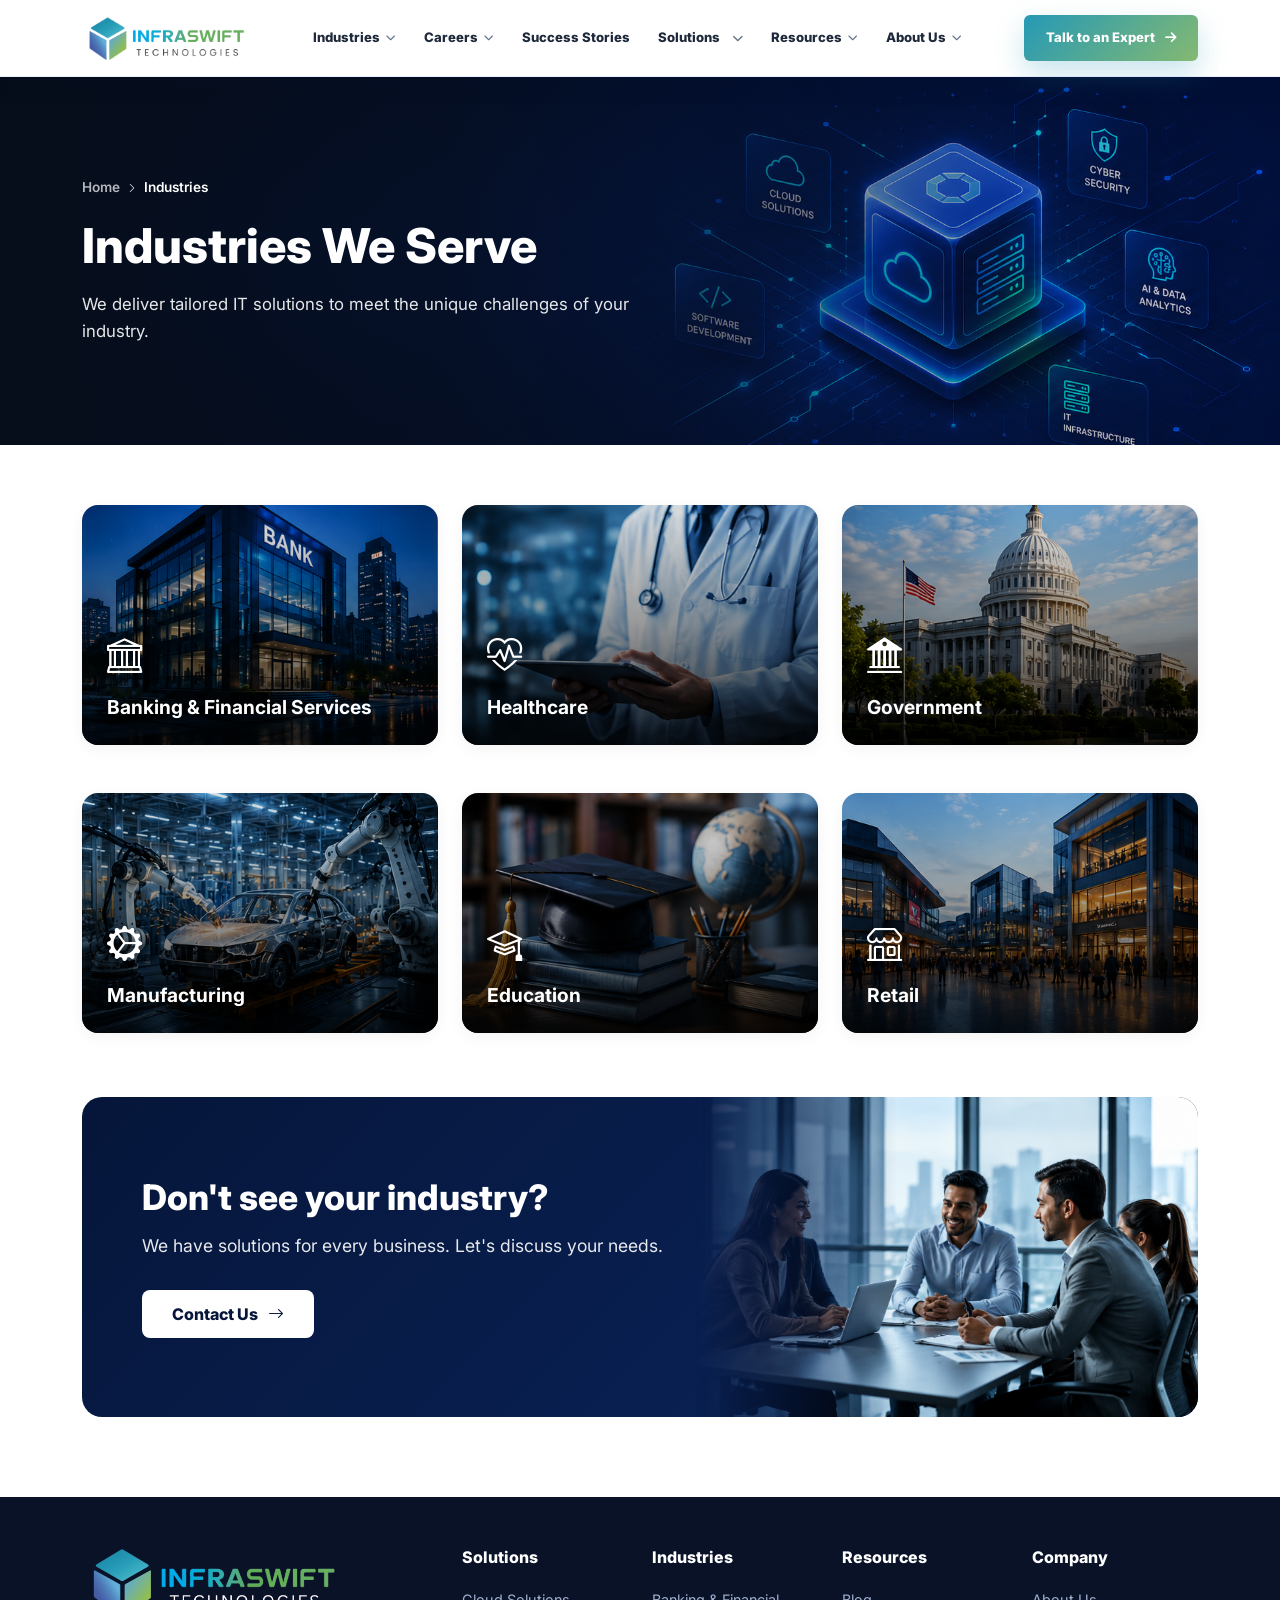
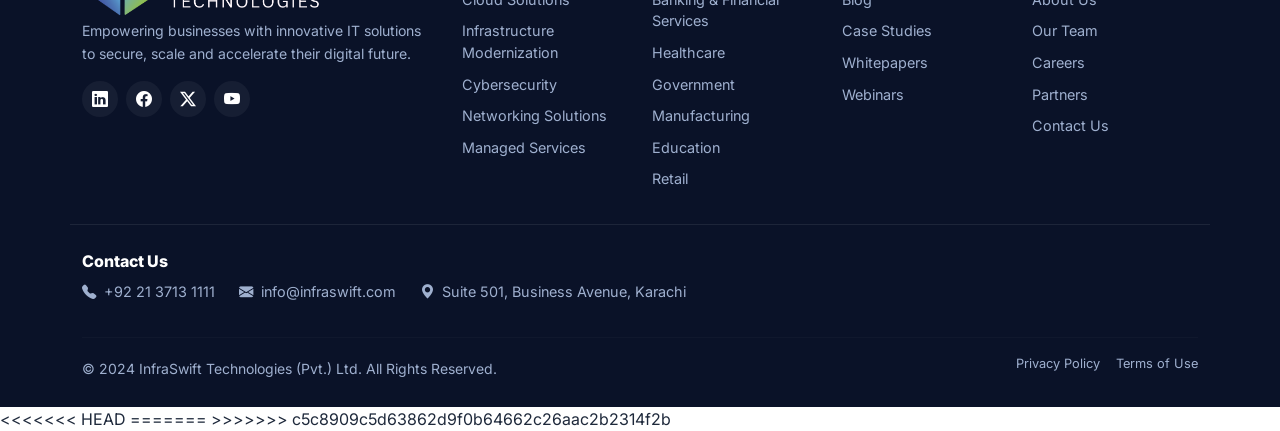
<file: industries.html>
<!DOCTYPE html>
<html lang="en">

<head>
    <meta charset="UTF-8">
    <meta name="viewport" content="width=device-width, initial-scale=1.0">
    <title>Industries | InfraSwift Technologies</title>

    <!-- Bootstrap & Icons -->
    <link href="https://cdn.jsdelivr.net/npm/bootstrap@5.3.3/dist/css/bootstrap.min.css" rel="stylesheet">
    <link rel="stylesheet" href="https://cdn.jsdelivr.net/npm/bootstrap-icons@1.11.3/font/bootstrap-icons.css">
    <link rel="stylesheet" href="https://cdnjs.cloudflare.com/ajax/libs/font-awesome/6.5.0/css/all.min.css">
    <link href="https://fonts.googleapis.com/css2?family=Inter:wght@400;600;700;800&display=swap" rel="stylesheet">

    <style>
        :root {
            --is-blue: #1857d6;
            --is-blue-dark: #0f3aa0;
            --is-navy: #0a1228;
            --is-muted: #64748b;
            --is-bg-light: #f8fafc;
            --is-green: #2bb673;
            --is-ink: #0f1b35;
            --is-line: #e7eaf0;
            --is-bg-soft: #f5f7fb;
            --primary: #2599B6;
            --primary-dark: #4B71B2;
            --accent: #84B971;
            --success: #84B971;
            --primary-glow: rgba(37, 153, 182, 0.35);
            --node-bg: #ffffff;
            --text-dark: #0f172a;
            --text-gray: #64748b;
            --soft-border: rgba(37, 153, 182, 0.15);
        }

        body {
            font-family: 'Inter', sans-serif;
            color: #1e293b;
            overflow-x: hidden;
        }

        /* --- NAVBAR --- */
        .site-nav {
            position: sticky;
            top: 0;
            z-index: 999;
            background: rgba(255, 255, 255, 0.95);
            backdrop-filter: blur(14px);
            border-bottom: 1px solid rgba(0, 97, 255, 0.08);
            box-shadow: 0 8px 28px rgba(15, 23, 42, 0.05);
        }

        .nav-shell {
            min-height: 76px;
            display: flex;
            align-items: center;
            justify-content: space-between;
            gap: 24px;
        }

        .brand-logo {
            display: inline-flex;
            align-items: center;
            gap: 10px;
            text-decoration: none;
            color: var(--text-dark);
            flex-shrink: 0;
        }

        .brand-logo img {
            width: 168px;
            height: auto;
            display: block;
        }

        .nav-menu {
            display: flex;
            align-items: center;
            justify-content: center;
            gap: 24px;
            margin: 0;
            padding: 0;
            list-style: none;
            flex: 1;
        }

        .nav-menu a {
            display: inline-flex;
            align-items: center;
            gap: 6px;
            color: #1e293b;
            font-size: 0.82rem;
            font-weight: 800;
            text-decoration: none;
            padding: 10px 2px;
            transition: color 0.25s ease, transform 0.25s ease;
        }

        .nav-menu a:hover {
            color: var(--primary);
            transform: translateY(-1px);
        }

        .nav-menu i {
            font-size: 0.62rem;
            color: #64748b;
        }

        .nav-actions {
            display: flex;
            align-items: center;
            gap: 12px;
            flex-shrink: 0;
        }

        .nav-cta {
            display: inline-flex;
            align-items: center;
            justify-content: center;
            gap: 10px;
            min-height: 46px;
            padding: 0 22px;
            border-radius: 6px;
            background: linear-gradient(135deg, var(--primary), var(--success));
            color: #fff;
            border: none;
            box-shadow: 0 12px 28px rgba(37, 153, 182, 0.25);
            font-size: 0.82rem;
            font-weight: 800;
            text-decoration: none;
            transition: transform 0.25s ease, box-shadow 0.25s ease;
        }

        .nav-cta:hover {
            color: #fff;
            transform: translateY(-2px);
            background: linear-gradient(135deg, var(--success), var(--primary));
        }

        .nav-toggle {
            display: none;
            width: 42px;
            height: 42px;
            border: 1px solid rgba(0, 97, 255, 0.16);
            border-radius: 10px;
            background: #fff;
            color: var(--text-dark);
            align-items: center;
            justify-content: center;
        }

        /* MEGA MENU */
        .mega-parent { position: relative; }
        .mega-parent>a { position: relative; }
        .mega-parent>a i { margin-left: 6px; font-size: 11px; transition: .3s; }
        .mega-parent:hover>a i { transform: rotate(180deg); }

        .mega-menu {
            position: absolute;
            top: 100%;
            left: 50%;
            transform: translateX(-50%) translateY(20px);
            width: 1200px;
            max-width: 95vw;
            background: rgba(255, 255, 255, .98);
            backdrop-filter: blur(20px);
            border: 1px solid rgba(37, 153, 182, .15);
            border-radius: 20px;
            padding: 35px;
            display: grid;
            grid-template-columns: repeat(5, 1fr);
            gap: 30px;
            opacity: 0;
            visibility: hidden;
            box-shadow: 0 25px 60px rgba(15, 23, 42, .10), 0 10px 30px rgba(37, 153, 182, .08);
            transition: .35s ease;
            z-index: 9999;
        }

        .mega-menu::before {
            content: '';
            position: absolute;
            top: 0; left: 0;
            width: 100%; height: 4px;
            border-radius: 20px 20px 0 0;
            background: linear-gradient(90deg, #2599B6, #84B971);
        }

        .mega-parent:hover .mega-menu {
            opacity: 1;
            visibility: visible;
            transform: translateX(-50%) translateY(0);
        }

        .mega-col { border-right: 1px solid rgba(37, 153, 182, .15); padding-right: 25px; }
        .mega-col:last-child { border-right: none; }
        .mega-col h5 { color: #2599B6; font-size: 18px; font-weight: 800; line-height: 1.4; margin-bottom: 18px; }
        .mega-col h5::after { content: ''; display: block; width: 75px; height: 3px; margin-top: 10px; background: linear-gradient(90deg, #2599B6, #84B971); border-radius: 10px; }
        .mega-col a { display: block; color: #334155 !important; text-decoration: none; font-size: 15px; font-weight: 600; line-height: 1.6; padding: 8px 0; transition: .3s ease; }
        .mega-col a:hover { color: #2599B6 !important; padding-left: 10px; background: linear-gradient(90deg, rgba(37, 153, 182, .05), rgba(132, 185, 113, .05)); border-radius: 8px; padding-right: 10px; }

        @media(max-width:991px) {
            .mega-menu { position: static; width: 100%; max-width: 100%; transform: none; opacity: 1; visibility: visible; display: none; grid-template-columns: 1fr; margin-top: 12px; padding: 20px; }
            .mega-parent.active .mega-menu { display: grid; }
            .mega-col { border-right: none; border-bottom: 1px solid rgba(37, 153, 182, .15); padding-right: 0; padding-bottom: 15px; }
            .mega-col:last-child { border-bottom: none; }
            .nav-menu { display: none; flex-direction: column; align-items: flex-start; width: 100%; gap: 4px; padding: 14px 0; }
            .nav-menu.open { display: flex; }
            .nav-shell { flex-wrap: wrap; }
            .nav-toggle { display: inline-flex; }
            .nav-cta { font-size: 0.75rem; padding: 0 16px; min-height: 40px; }
        }

        /* --- HERO BANNER (ORIGINAL) --- */
        .industries-hero {
            position: relative;
            background-image: linear-gradient(90deg,
    rgba(6, 13, 26, 1) 0%,
    rgba(6, 13, 26, 0.85) 35%,
    rgba(6, 13, 26, 0.4) 70%,
    rgba(6, 13, 26, 0.1) 100%),
    url('assets/MainBanner.png');
            background-size: cover;
            background-position: center center;
            background-repeat: no-repeat;
            padding: 100px 0;
            min-height: 260px;
            display: flex;
            align-items: center;
            width: 100%;
            overflow: hidden;
        }

        .industries-header {
            position: relative;
            z-index: 2;
            width: 100%;
        }

        .industries-header h1 {
            font-size: 3rem;
            font-weight: 800;
            color: #ffffff !important;
            margin-bottom: 16px;
        }

        .industries-header p {
            color: rgba(255, 255, 255, 0.9) !important;
            font-size: 1.05rem;
            max-width: 560px;
            line-height: 1.6;
            margin-bottom: 0;
        }

        .breadcrumb-nav {
            font-size: 0.85rem;
            font-weight: 600;
            color: #ffffff !important;
            margin-bottom: 20px;
        }

        .breadcrumb-nav a { color: rgba(255, 255, 255, 0.7) !important; text-decoration: none; transition: 0.3s; }
        .breadcrumb-nav a:hover { color: #ffffff !important; }
        .breadcrumb-nav i { color: #ffffff !important; }

        @media (max-width: 991px) {
            .industries-hero { padding: 60px 0; min-height: 220px; }
            .industries-header { text-align: center; }
            .industries-header p { margin-left: auto; margin-right: auto; }
        }

        /* --- UPDATED IMAGE-BASED SECTION --- */
        .industries-section {
            padding: 60px 0 80px;
            background-color: #fff;
        }

        .ind-card {
            position: relative;
            border-radius: 16px;
            overflow: hidden;
            height: 240px;
            display: flex;
            flex-direction: column;
            justify-content: flex-end;
            padding: 25px;
            transition: all 0.4s ease;
            box-shadow: 0 4px 15px rgba(0, 0, 0, 0.05);
            border: none;
            cursor: pointer;
            margin-bottom: 24px;
        }

        .ind-card:hover {
            transform: translateY(-8px);
            box-shadow: 0 20px 40px rgba(0, 0, 0, 0.12);
        }

        .ind-bg {
            position: absolute;
            inset: 0;
            background-size: cover;
            background-position: center;
            z-index: 0;
            transition: transform 0.6s ease;
        }

        .ind-card:hover .ind-bg {
            transform: scale(1.1);
        }

        .ind-card::after {
            content: '';
            position: absolute;
            inset: 0;
            background: linear-gradient(to bottom, rgba(0,0,0,0.1) 0%, rgba(0,0,0,0.4) 50%, rgba(0,0,0,0.8) 100%);
            z-index: 1;
        }

        .ind-content {
            position: relative;
            z-index: 2;
            color: #fff;
        }

        .ind-icon-box {
            font-size: 2.2rem;
            margin-bottom: 12px;
            display: block;
            color: #fff;
        }

        .ind-label {
            font-size: 1.2rem;
            font-weight: 700;
            margin: 0;
            line-height: 1.3;
        }

        /* Bottom CTA Banner (Image style) */
        .custom-solution-cta {
            background: linear-gradient(135deg, #06163a 0%, #0a255e 100%);
            border-radius: 20px;
            padding: 60px;
            color: #fff;
            position: relative;
            overflow: hidden;
            margin-top: 40px;
            min-height: 320px;
            display: flex;
            align-items: center;
        }

        .cta-content { position: relative; z-index: 2; max-width: 550px; }
        .cta-content h2 { font-size: 2.2rem; font-weight: 800; margin-bottom: 15px; }
        .cta-content p { opacity: 0.9; font-size: 1.1rem; margin-bottom: 30px; }

        .btn-white-cta {
            background: #fff;
            color: #06163a;
            padding: 12px 30px;
            border-radius: 8px;
            font-weight: 800;
            text-decoration: none;
            display: inline-flex;
            align-items: center;
            gap: 10px;
            transition: 0.3s;
        }

        .btn-white-cta:hover { background: #f1f5f9; transform: translateX(5px); color: #06163a; }

        .cta-3d-img {
            position: absolute;
            right: 0;
            top: 0;
            height: 100%;
            width: 45%;
            object-fit: cover;
            z-index: 1;
            mask-image: linear-gradient(to left, black 60%, transparent 100%);
            -webkit-mask-image: linear-gradient(to left, black 60%, transparent 100%);
        }

        @media (max-width: 991px) {
            .custom-solution-cta { padding: 40px; flex-direction: column; text-align: center; }
            .cta-3d-img { position: relative; width: 100%; height: 250px; mask-image: none; -webkit-mask-image: none; margin-top: 30px; border-radius: 15px; }
            .cta-content { max-width: 100%; }
            .ind-card { height: 220px; }
        }

        /* --- FOOTER (ORIGINAL) --- */
        .site-footer { background: #0a1228; color: #fff; }
        .f-title { font-weight: 800; margin-bottom: 20px; color: #fff; }
        .f-link { display: block; color: #9fb0cf; text-decoration: none; margin-bottom: 10px; font-size: 0.9rem; transition: 0.3s; }
        .f-link:hover { color: #fff; padding-left: 5px; }
        .social-ic { width: 36px; height: 36px; border-radius: 50%; background: rgba(255,255,255,0.05); display: flex; align-items: center; justify-content: center; color: #fff; text-decoration: none; transition: 0.3s; }
        .social-ic:hover { background: var(--primary); transform: translateY(-3px); }

        #backToTop { position: fixed; bottom: 30px; right: 30px; width: 45px; height: 45px; border-radius: 50%; background: var(--primary); color: #fff; border: none; display: none; align-items: center; justify-content: center; z-index: 100; transition: 0.3s; }
        #backToTop.show { display: flex; }

        .reveal { opacity: 0; transform: translateY(30px); transition: all 0.8s ease-out; }
        .reveal.in { opacity: 1; transform: translateY(0); }
    </style>
</head>

<body>

    
   <!-- ======== NAVBAR ======== -->
<nav class="site-nav" id="siteNav">
        <div class="container nav-shell">
            <a class="brand-logo" href="index.html">
                <img src="assets/Infraswift-01.png" alt="InfraSwift Technologies">
            </a>

            <ul class="nav-menu" id="navMenu">
                <li><a href="industries.html">Industries <i class="fas fa-chevron-down"></i></a></li>
                <li><a href="careers.html">Careers <i class="fas fa-chevron-down"></i></a></li>
                <li><a href="success.html">Success Stories</a></li>
                <li class="mega-parent">
                    <a href="solutions.html">
                        Solutions
                        <i class="fas fa-chevron-down"></i>
                    </a>

                    <div class="mega-menu">
                        <div class="mega-col">
                            <h5>Cloud Solutions</h5>
                            <a href="#">Microsoft Azure</a>
                            <a href="#">AWS</a>
                            <a href="#">VMware Cloud Foundation</a>
                        </div>

                        <div class="mega-col">
                            <h5>Infrastructure Modernization</h5>
                            <a href="#">VMware vSphere</a>
                            <a href="#">VMware VCF</a>
                            <a href="#">Hyper-V</a>
                            <a href="#">Storage & Backup</a>
                        </div>

                        <div class="mega-col">
                            <h5>Cybersecurity</h5>
                            <a href="#">SOC Services</a>
                            <a href="#">Fortinet</a>
                            <a href="#">Microsoft Security</a>
                            <a href="#">Endpoint Protection</a>
                        </div>

                        <div class="mega-col">
                            <h5>Networking</h5>
                            <a href="#">Cisco</a>
                            <a href="#">Aruba</a>
                            <a href="#">SD-WAN</a>
                            <a href="#">Wireless</a>
                        </div>

                        <div class="mega-col">
                            <h5>Managed Services</h5>
                            <a href="#">24x7 Monitoring</a>
                            <a href="#">NOC</a>
                            <a href="#">Helpdesk</a>
                            <a href="#">Infrastructure Management</a>
                        </div>
                    </div>
                </li>
                <li><a href="resources.html">Resources <i class="fas fa-chevron-down"></i></a></li>
                <li><a href="about.html">About Us <i class="fas fa-chevron-down"></i></a></li>
            </ul>

            <div class="nav-actions">
                <a href="contact.html" class="nav-cta">Talk to an Expert <i class="fas fa-arrow-right"></i></a>
                <button class="nav-toggle" id="navToggle" type="button" aria-label="Toggle navigation"
                    aria-expanded="false" aria-controls="navMenu">
                    <i class="fas fa-bars"></i>
                </button>
            </div>
        </div>
    </nav>

    <!-- HERO BANNER (ORIGINAL) -->
    <section class="industries-hero">
        <div class="container">
            <div class="industries-header">
                <div class="breadcrumb-nav"><a href="index.html">Home</a> <i class="bi bi-chevron-right mx-1" style="font-size: 10px;"></i> Industries</div>
                <h1>Industries We Serve</h1>
                <p>We deliver tailored IT solutions to meet the unique challenges of your industry.</p>
            </div>
        </div>
    </section>

    <!-- UPDATED GRID SECTION (AS PER IMAGE) -->
    <main class="industries-section">
        <div class="container">
            <div class="row g-4">
                <!-- Banking -->
                <div class="col-lg-4 col-md-6 reveal">
                    <div class="ind-card">
                        <div class="ind-bg" style="background-image: url('assets/industry_Banking.png');"></div>
                        <div class="ind-content">
                            <i class="bi bi-bank ind-icon-box"></i>
                            <h3 class="ind-label">Banking & Financial Services</h3>
                        </div>
                    </div>
                </div>
                <!-- Healthcare -->
                <div class="col-lg-4 col-md-6 reveal">
                    <div class="ind-card">
                        <div class="ind-bg" style="background-image: url('assets/industry_Healthcare.png');"></div>
                        <div class="ind-content">
                            <i class="bi bi-heart-pulse ind-icon-box"></i>
                            <h3 class="ind-label">Healthcare</h3>
                        </div>
                    </div>
                </div>
                <!-- Government -->
                <div class="col-lg-4 col-md-6 reveal">
                    <div class="ind-card">
                        <div class="ind-bg" style="background-image: url('assets/industry_Government.png');"></div>
                        <div class="ind-content">
                            <i class="bi bi-bank2 ind-icon-box"></i>
                            <h3 class="ind-label">Government</h3>
                        </div>
                    </div>
                </div>
                <!-- Manufacturing -->
                <div class="col-lg-4 col-md-6 reveal">
                    <div class="ind-card">
                        <div class="ind-bg" style="background-image: url('assets/industry_Manufacturing.png');"></div>
                        <div class="ind-content">
                            <i class="bi bi-gear-wide-connected ind-icon-box"></i>
                            <h3 class="ind-label">Manufacturing</h3>
                        </div>
                    </div>
                </div>
                <!-- Education -->
                <div class="col-lg-4 col-md-6 reveal">
                    <div class="ind-card">
                        <div class="ind-bg" style="background-image: url('assets/industry_Education.png');"></div>
                        <div class="ind-content">
                            <i class="bi bi-mortarboard ind-icon-box"></i>
                            <h3 class="ind-label">Education</h3>
                        </div>
                    </div>
                </div>
                <!-- Retail -->
                <div class="col-lg-4 col-md-6 reveal">
                    <div class="ind-card">
                        <div class="ind-bg" style="background-image: url('assets/industry_Retail.png');"></div>
                        <div class="ind-content">
                            <i class="bi bi-shop ind-icon-box"></i>
                            <h3 class="ind-label">Retail</h3>
                        </div>
                    </div>
                </div>
            </div>

            <!-- UPDATED CTA BANNER (AS PER IMAGE) -->
            <div class="custom-solution-cta reveal">
                <div class="cta-content">
                    <h2>Don't see your industry?</h2>
                    <p>We have solutions for every business. Let's discuss your needs.</p>
                    <a href="contact.html" class="btn-white-cta">Contact Us <i class="bi bi-arrow-right"></i></a>
                </div>
                <img src="assets/industry_Contact.png" class="cta-3d-img" alt="Team Support">
            </div>
        </div>
    </main>

    <!-- FOOTER (ORIGINAL) -->
    <footer class="site-footer pt-5 pb-4">
        <div class="container">
            <div class="row g-4">
                <div class="col-lg-4 col-md-6">
                    <img src="assets/logo.png" alt="InfraSwift Technologies" height="74px">
                    <p style="font-size:.88rem;max-width:22rem;line-height:1.65;color:#9fb0cf;">Empowering businesses with innovative IT solutions to secure, scale and accelerate their digital future.</p>
                    <div class="d-flex gap-2 mt-3">
                        <a href="#" class="social-ic"><i class="bi bi-linkedin"></i></a>
                        <a href="#" class="social-ic"><i class="bi bi-facebook"></i></a>
                        <a href="#" class="social-ic"><i class="bi bi-twitter-x"></i></a>
                        <a href="#" class="social-ic"><i class="bi bi-youtube"></i></a>
                    </div>
                </div>
                <div class="col-6 col-lg-2 col-md-3">
                    <div class="f-title">Solutions</div>
                    <a class="f-link" href="#">Cloud Solutions</a>
                    <a class="f-link" href="#">Infrastructure Modernization</a>
                    <a class="f-link" href="#">Cybersecurity</a>
                    <a class="f-link" href="#">Networking Solutions</a>
                    <a class="f-link" href="#">Managed Services</a>
                </div>
                <div class="col-6 col-lg-2 col-md-3">
                    <div class="f-title">Industries</div>
                    <a class="f-link" href="#">Banking & Financial Services</a>
                    <a class="f-link" href="#">Healthcare</a>
                    <a class="f-link" href="#">Government</a>
                    <a class="f-link" href="#">Manufacturing</a>
                    <a class="f-link" href="#">Education</a>
                    <a class="f-link" href="#">Retail</a>
                </div>
                <div class="col-6 col-lg-2 col-md-3">
                    <div class="f-title">Resources</div>
                    <a class="f-link" href="#">Blog</a>
                    <a class="f-link" href="#">Case Studies</a>
                    <a class="f-link" href="#">Whitepapers</a>
                    <a class="f-link" href="#">Webinars</a>
                </div>
                <div class="col-6 col-lg-2 col-md-3">
                    <div class="f-title">Company</div>
                    <a class="f-link" href="#">About Us</a>
                    <a class="f-link" href="#">Our Team</a>
                    <a class="f-link" href="#">Careers</a>
                    <a class="f-link" href="#">Partners</a>
                    <a class="f-link" href="#">Contact Us</a>
                </div>
            </div>
            <div class="row mt-4 pt-4" style="border-top:1px solid rgba(255,255,255,.08);">
                <div class="col-12">
                    <div class="f-title mb-2">Contact Us</div>
                    <div class="d-flex flex-wrap gap-3 gap-md-4">
                        <a class="f-link d-inline-flex align-items-center gap-2" href="tel:+922137131111"><i class="bi bi-telephone-fill"></i>+92 21 3713 1111</a>
                        <a class="f-link d-inline-flex align-items-center gap-2" href="mailto:info@infraswift.com"><i class="bi bi-envelope-fill"></i>info@infraswift.com</a>
                        <a class="f-link d-inline-flex align-items-center gap-2" href="#"><i class="bi bi-geo-alt-fill"></i>Suite 501, Business Avenue, Karachi</a>
                    </div>
                </div>
            </div>
            <hr style="border-color:rgba(255,255,255,.09);margin:1.5rem 0 1rem;">
            <div class="d-flex flex-column flex-md-row justify-content-between align-items-center gap-2">
                <small style="color:#9fb0cf;">© 2024 InfraSwift Technologies (Pvt.) Ltd. All Rights Reserved.</small>
                <div class="d-flex gap-3">
                    <a class="f-link" style="font-size:.8rem;" href="#">Privacy Policy</a>
                    <a class="f-link" style="font-size:.8rem;" href="#">Terms of Use</a>
                </div>
            </div>
        </div>
    </footer>

    <button id="backToTop"><i class="bi bi-arrow-up"></i></button>

    <!-- Scripts -->
    <script src="https://code.jquery.com/jquery-3.7.1.min.js"></script>
    <script>
        $(function() {
            $(window).on('scroll', function() {
                var s = $(this).scrollTop();
                $('#backToTop').toggleClass('show', s > 400);
            });

            $('#navToggle').on('click', function() {
                $('#navMenu').toggleClass('open');
            });

            $('.mega-parent > a').on('click', function(e) {
                if ($(window).width() <= 991) {
                    e.preventDefault();
                    $(this).parent().toggleClass('active');
                }
            });

            const io = new IntersectionObserver((entries) => {
                entries.forEach(e => {
                    if (e.isIntersecting) {
                        e.target.classList.add('in');
                        io.unobserve(e.target);
                    }
                });
            }, { threshold: 0.1 });
            document.querySelectorAll('.reveal').forEach(el => io.observe(el));

            $('#backToTop').on('click', function() {
                $('html,body').animate({ scrollTop: 0 }, 500);
            });
        });
    </script>
</body>
<<<<<<< HEAD
=======

>>>>>>> c5c8909c5d63862d9f0b64662c26aac2b2314f2b
</html>
</file>
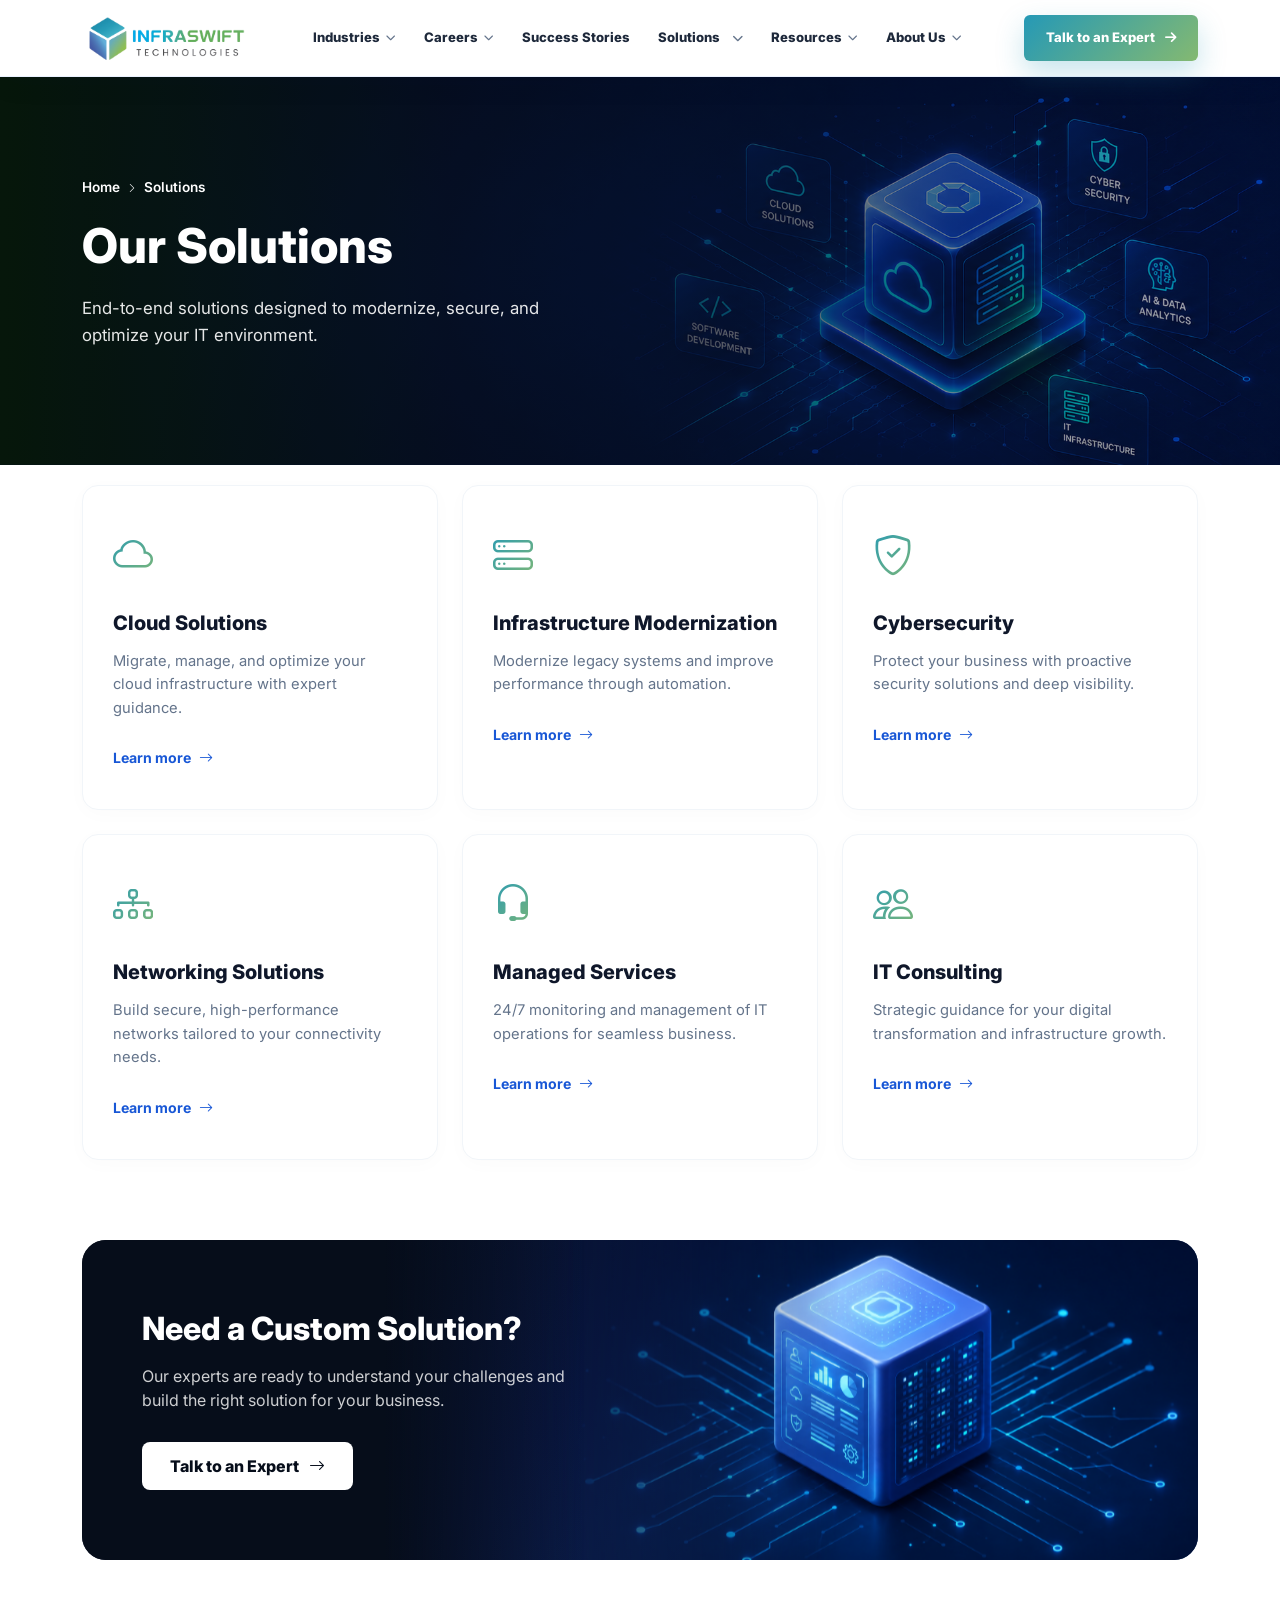
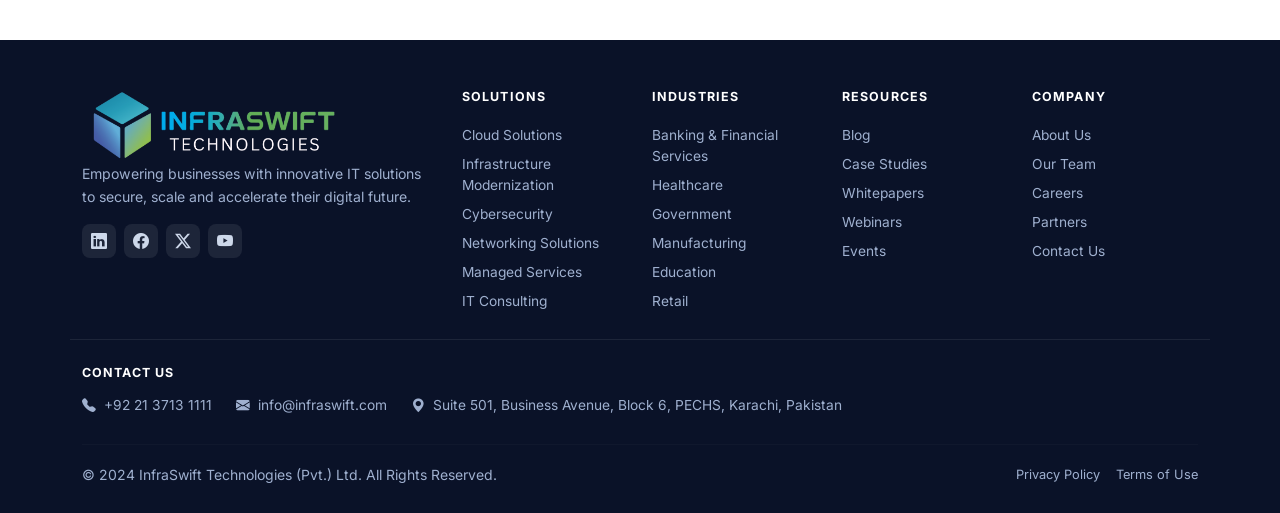
<file: solutions.html>
<!DOCTYPE html>
<html lang="en">
<head>
    <meta charset="UTF-8">
    <meta name="viewport" content="width=device-width, initial-scale=1.0">
    <title>Solutions | InfraSwift Technologies</title>
    
    <!-- Bootstrap & Icons -->
    <link href="https://cdn.jsdelivr.net/npm/bootstrap@5.3.3/dist/css/bootstrap.min.css" rel="stylesheet">
    <link rel="stylesheet" href="https://cdn.jsdelivr.net/npm/bootstrap-icons@1.11.3/font/bootstrap-icons.css">
    <link rel="stylesheet" href="https://cdnjs.cloudflare.com/ajax/libs/font-awesome/6.5.0/css/all.min.css">
    <link href="https://fonts.googleapis.com/css2?family=Inter:wght@400;600;700;800&display=swap" rel="stylesheet">

    <style>
        :root {
 --is-blue: #1857d6;
      --is-blue-dark: #0f3aa0;
                  --is-navy: #0a1228;
            --is-muted: #64748b;
            --is-bg-light: #f8fafc;
            --is-green: #2bb673;
      --is-navy: #0a1228;
      --is-ink: #0f1b35;
      --is-muted: #6b7689;
      --is-line: #e7eaf0;
      --is-bg-soft: #f5f7fb;
       --primary: #2599B6;
            --primary-dark: #4B71B2;
            --accent: #84B971;
            --success: #84B971;
            --primary-glow: rgba(37, 153, 182, 0.35);
              --node-bg: #ffffff;
            --text-dark: #0f172a;
            --text-gray: #64748b;
            --soft-border: rgba(37, 153, 182, 0.15);
        }

        body {
            font-family: 'Inter', sans-serif;
            color: #1e293b;
            overflow-x: hidden;
        }
 /* --- NAVBAR --- */
        .site-nav {
            position: sticky;
            top: 0;
            z-index: 999;
            background: rgba(255, 255, 255, 0.95);
            backdrop-filter: blur(14px);
            border-bottom: 1px solid rgba(0, 97, 255, 0.08);
            box-shadow: 0 8px 28px rgba(15, 23, 42, 0.05);
        }

        .nav-shell {
            min-height: 76px;
            display: flex;
            align-items: center;
            justify-content: space-between;
            gap: 24px;
        }

        .brand-logo {
            display: inline-flex;
            align-items: center;
            gap: 10px;
            text-decoration: none;
            color: var(--text-dark);
            flex-shrink: 0;
        }

        .brand-logo img {
            width: 168px;
            height: auto;
            display: block;
        }

        .nav-menu {
            display: flex;
            align-items: center;
            justify-content: center;
            gap: 24px;
            margin: 0;
            padding: 0;
            list-style: none;
            flex: 1;
        }

        .nav-menu a {
            display: inline-flex;
            align-items: center;
            gap: 6px;
            color: #1e293b;
            font-size: 0.82rem;
            font-weight: 800;
            text-decoration: none;
            padding: 10px 2px;
            transition: color 0.25s ease, transform 0.25s ease;
        }

        .nav-menu a:hover {
            color: var(--primary);
            transform: translateY(-1px);
        }

        .nav-menu i {
            font-size: 0.62rem;
            color: #64748b;
        }

        .nav-actions {
            display: flex;
            align-items: center;
            gap: 12px;
            flex-shrink: 0;
        }

         .nav-cta {
            display: inline-flex;
            align-items: center;
            justify-content: center;
            gap: 10px;
            min-height: 46px;
            padding: 0 22px;
            border-radius: 6px;
            background: linear-gradient(135deg,
                    var(--primary),
                    var(--success));

            color: #fff;
            border: none;
            box-shadow: 0 12px 28px rgba(37, 153, 182, 0.25);
            font-size: 0.82rem;
            font-weight: 800;
            text-decoration: none;
            transition: transform 0.25s ease, box-shadow 0.25s ease;
        }

        .nav-cta:hover {
            color: #fff;
            transform: translateY(-2px);
            background: linear-gradient(135deg,
                    var(--success),
                    var(--primary));
        }

        .nav-toggle {
            display: none;
            width: 42px;
            height: 42px;
            border: 1px solid rgba(0, 97, 255, 0.16);
            border-radius: 10px;
            background: #fff;
            color: var(--text-dark);
            align-items: center;
            justify-content: center;
        }

        /* =========================
           MEGA MENU DROPDOWN
        ========================= */

        .mega-parent {
            position: relative;
        }

        .mega-parent>a {
            position: relative;
        }

        .mega-parent>a i {
            margin-left: 6px;
            font-size: 11px;
            transition: .3s;
        }

        .mega-parent:hover>a i {
            transform: rotate(180deg);
        }

        .mega-menu {
            position: absolute;
            top: 100%;
            left: 50%;
            transform: translateX(-50%) translateY(20px);

            width: 1200px;
            max-width: 95vw;

            background: rgba(255, 255, 255, .98);
            backdrop-filter: blur(20px);

            border: 1px solid rgba(37, 153, 182, .15);
            border-radius: 20px;

            padding: 35px;

            display: grid;
            grid-template-columns: repeat(5, 1fr);
            gap: 30px;

            opacity: 0;
            visibility: hidden;

            box-shadow:
                0 25px 60px rgba(15, 23, 42, .10),
                0 10px 30px rgba(37, 153, 182, .08);

            transition: .35s ease;

            z-index: 9999;
        }

        .mega-menu::before {
            content: '';
            position: absolute;
            top: 0;
            left: 0;

            width: 100%;
            height: 4px;

            border-radius: 20px 20px 0 0;

            background: linear-gradient(90deg,
                    #2599B6,
                    #84B971);
        }

        .mega-parent:hover .mega-menu {
            opacity: 1;
            visibility: visible;
            transform: translateX(-50%) translateY(0);
        }

        .mega-col {
            border-right: 1px solid rgba(37, 153, 182, .15);
            padding-right: 25px;
        }

        .mega-col:last-child {
            border-right: none;
        }

        .mega-col h5 {
            color: #2599B6;
            font-size: 18px;
            font-weight: 800;
            line-height: 1.4;

            margin-bottom: 18px;
        }

        .mega-col h5::after {
            content: '';
            display: block;

            width: 75px;
            height: 3px;

            margin-top: 10px;

            background: linear-gradient(90deg,
                    #2599B6,
                    #84B971);

            border-radius: 10px;
        }

        .mega-col a {
            display: block;

            color: #334155 !important;
            text-decoration: none;

            font-size: 15px;
            font-weight: 600;

            line-height: 1.6;

            padding: 8px 0;

            transition: .3s ease;
        }

        .mega-col a:hover {
            color: #2599B6 !important;
            padding-left: 10px;
        }

        .mega-col a:hover {
            background: linear-gradient(90deg,
                    rgba(37, 153, 182, .05),
                    rgba(132, 185, 113, .05));

            border-radius: 8px;
            padding-right: 10px;
        }

        .mega-col {
            animation: fadeMega .5s ease;
        }

        @keyframes fadeMega {
            from {
                opacity: 0;
                transform: translateY(10px);
            }

            to {
                opacity: 1;
                transform: translateY(0);
            }
        }

        @media(max-width:991px) {

            .mega-menu {
                position: static;

                width: 100%;
                max-width: 100%;

                transform: none;

                opacity: 1;
                visibility: visible;

                display: none;

                grid-template-columns: 1fr;

                margin-top: 12px;
                padding: 20px;
            }

            .mega-parent.active .mega-menu {
                display: grid;
            }

            .mega-col {
                border-right: none;
                border-bottom: 1px solid rgba(37, 153, 182, .15);

                padding-right: 0;
                padding-bottom: 15px;
            }

            .mega-col:last-child {
                border-bottom: none;
            }

            .mega-parent:hover .mega-menu {
                transform: none;
            }
        }
      
        /* --- SOLUTIONS PAGE SPECIFIC --- */
.solutions-section {
    padding: 20px 0 80px;
    background-color: #fff;
}

/* Solutions Hero - image set as a proper background banner */
.solutions-hero {
    position: relative;
    /* Gradient ko thoda smooth kiya hai taake right side par image clear dikhe */
    background-image: linear-gradient(90deg, 
        rgba(6, 13, 26, 1) 0%,         /* Left side dark for text readability */
        rgba(6, 13, 26, 0.85) 35%, 
        rgba(6, 13, 26, 0.4) 70%, 
        rgba(6, 13, 26, 0.1) 100%       /* Right side transparent taake img nazar aaye */
    ), url('assets/MAinBanner.png');
    
    background-size: cover;             /* Poore container ko cover karega */
    background-position: right;        /* Image ko center rakhega */
    background-repeat: no-repeat;
    
    min-height: 450px;                  /* Height thodi badha di hai impactful look ke liye */
    display: flex;
    align-items: center right;
    width: 100%;
    overflow: hidden;
}

/* Optional: Ek extra layer add ki hai overlay ke liye jo image ko "Depth" degi */
.solutions-hero::after {
    content: "";
    position: absolute;
    inset: 0;
    background: rgba(6, 13, 26, 0.2);  /* Subtle dark tint over the whole image */
    z-index: 1;
}

.solutions-header {
    position: relative;
    z-index: 2; /* Text ko overlay ke upar lane ke liye */
}
.solutions-hero {
    position: relative;
    /* Gradient ko thoda smooth kiya hai taake right side par image clear dikhe */
    background-image: linear-gradient(90deg, 
        rgb(6, 26, 7) 0%,         /* Left side dark for text readability */
        rgba(6, 13, 26, 0.85) 35%, 
        rgba(6, 13, 26, 0.4) 70%, 
        rgba(6, 13, 26, 0.1) 100%       /* Right side transparent taake img nazar aaye */
    ), url('assets/MAinBanner.png');
    
    background-size: cover;             /* Poore container ko cover karega */
    background-position: center;        /* Image ko center rakhega */
    background-repeat: no-repeat;
    
    min-height: 450px;                  /* Height thodi badha di hai impactful look ke liye */
    display: flex;
    align-items: center;
    width: 100%;
    overflow: hidden;
}.solutions-hero {
    position: relative;
    background-image: linear-gradient(90deg, 
        rgb(6, 26, 7) 0%,         /* Left side dark green */
        rgba(6, 13, 26, 0.85) 35%, 
        rgba(6, 13, 26, 0.4) 70%, 
        rgba(6, 13, 26, 0.1) 100%   /* Right side transparent */
    ), url('assets/MainBanner.png');
    
    background-size: cover;        /* Image poore area ko fill karegi */
    background-position: center center; /* Image center mein rahegi */
    background-repeat: no-repeat;
    
    /* Top aur Bottom se space dene ke liye padding add ki hai */
    padding: 100px 0;             
    
    /* Min-height ko thoda kam kiya hai taake zoom kam ho jaye */
    min-height: 350px;            
    
    display: flex;
    align-items: center;
    width: 100%;
    overflow: hidden;
}

/* Isse text overlay ke upar rahega aur padding ke mutabiq adjust hoga */
.solutions-header {
    position: relative;
    z-index: 2;
    width: 100%;
}
/* Solutions Header Text Colors */
.solutions-header h1 {
    font-size: 3rem;
    font-weight: 800;
    color: #ffffff !important; /* Heading color white */
    margin-bottom: 20px;
}

.solutions-header p {
    color: rgba(255, 255, 255, 0.9) !important; /* Paragraph color white with slight transparency */
    font-size: 1.05rem;
    max-width: 500px;
    line-height: 1.6;
}

.breadcrumb-nav {
    font-size: 0.85rem;
    font-weight: 600;
    color: #ffffff !important; /* Breadcrumb main text white */
    margin-bottom: 20px;
}

/* Agar breadcrumb mein links hain toh unko bhi white karein */
.breadcrumb-nav a {
    color: rgba(255, 255, 255, 0.7) !important;
    text-decoration: none;
    transition: 0.3s;
}

.breadcrumb-nav a:hover {
    color: #ffffff !important;
}

.breadcrumb-nav i {
    color: #ffffff !important; /* Icon color white */
}
/* Solution Cards */
.sol-card {
    background: #ffffff;
    border: 1px solid #f1f5f9;
    border-radius: 16px;
    padding: 40px 30px;
    height: 100%;
    transition: all 0.3s ease;
    box-shadow: 0 4px 20px rgba(0, 0, 0, 0.02);
}

.sol-card:hover {
    transform: translateY(-10px);
    box-shadow: 0 20px 40px rgba(0, 0, 0, 0.05);
    border-color: var(--soft-border);
}

.sol-icon {
    font-size: 2.5rem;
    margin-bottom: 25px;
    display: inline-block;
    background: linear-gradient(135deg, #2599B6 0%, #84B971 100%);
    -webkit-background-clip: text;
    -webkit-text-fill-color: transparent;
}

.sol-card h5 {
    font-weight: 800;
    color: var(--text-dark);
    margin-bottom: 15px;
}

.sol-card p {
    color: var(--text-gray);
    font-size: 0.92rem;
    line-height: 1.6;
    margin-bottom: 25px;
}

.learn-link {
    color: var(--is-blue);
    font-weight: 700;
    text-decoration: none;
    font-size: 0.88rem;
    display: inline-flex;
    align-items: center;
    gap: 8px;
    transition: 0.2s;
}

.learn-link:hover {
    gap: 12px;
    color: var(--primary-dark);
}

/* Bottom CTA Banner */
.custom-solution-cta {
    background: linear-gradient(135deg, #060d1a 0%, #0a1740 45%, #123166 100%);
    border-radius: 24px;
    padding: 60px;
    color: #fff;
    position: relative;
    overflow: hidden;
    margin-top: 80px;
    min-height: 320px;
    display: flex;
    align-items: center;
}

.custom-solution-cta::before {
    content: '';
    position: absolute;
    top: 0;
    left: 0;
    width: 45%;
    height: 100%;
    background: linear-gradient(90deg, #060d1a 0%, #060d1a 60%, transparent 100%);
    z-index: 1;
    pointer-events: none;
}

.cta-content {
    position: relative;
    z-index: 2;
}

.cta-content h2 {
    font-size: 2rem;
    font-weight: 800;
    margin-bottom: 15px;
}

.cta-content p {
    opacity: 0.8;
    max-width: 450px;
    margin-bottom: 30px;
}

.btn-white-cta {
    background: #fff;
    color: #060d1a;
    padding: 12px 28px;
    border-radius: 8px;
    font-weight: 800;
    text-decoration: none;
    display: inline-flex;
    align-items: center;
    gap: 10px;
    transition: 0.3s;
}

.btn-white-cta:hover {
    background: #f1f5f9;
    transform: translateY(-3px);
}

.cta-3d-img {
    position: absolute;
    top: 0;
    right: 0;
    height: 100%;
    width: 58%;
    object-fit: cover;
    object-position: center;
    -webkit-mask-image: linear-gradient(to left, black 55%, transparent 100%);
    mask-image: linear-gradient(to left, black 55%, transparent 100%);
    transform: scale(1.04);
    transition: transform 1s ease;
    animation: ctaZoom 8s ease-in-out infinite;
    will-change: transform;
}

@keyframes ctaZoom {
    0%, 100% { transform: scale(1.04); }
    50% { transform: scale(1.1); }
}

.custom-solution-cta:hover .cta-3d-img {
    animation-play-state: paused;
    transform: scale(1.14);
}

@media (max-width: 991px) {
    .cta-3d-img { display: none; }
    .custom-solution-cta::before { display: none; }
    .custom-solution-cta { padding: 40px 30px; text-align: center; }
    .cta-content p { margin-left: auto; margin-right: auto; }
}
    
       /* ===== FOOTER ===== */
    footer.site-footer { background: var(--is-navy); color: #b9c4d8; }
    .f-brand-logo { width: 42px; height: 42px; border-radius: 9px; overflow: hidden; }
    .f-brand-logo img { width: 100%; height: 100%; object-fit: contain; }
    footer .brand-name { font-size: 1rem; }
    footer .f-title { color: #fff; font-weight: 700; font-size: .78rem; letter-spacing: .09em; text-transform: uppercase; margin-bottom: .9rem; }
    footer a.f-link { color: #9fb0cf; font-size: .86rem; display: block; padding: .26rem 0; transition: color .2s; text-decoration: none; }
    footer a.f-link:hover { color: #fff; }
    .social-ic {
      width: 34px; height: 34px; border-radius: 8px; background: rgba(255,255,255,.08);
      display: grid; place-items: center; color: #cdd8ea; transition: all .25s;
    }
    .social-ic:hover { background: var(--is-blue); color: #fff; }

    /* ===== ANIMATIONS ===== */
    .reveal { opacity: 0; transform: translateY(22px); transition: opacity .7s cubic-bezier(.2,.7,.2,1), transform .7s cubic-bezier(.2,.7,.2,1); }
    .reveal.in { opacity: 1; transform: none; }

    /* ===== BACK TO TOP ===== */
    #backToTop {
      position: fixed; bottom: 2rem; right: 2rem; z-index: 999;
      width: 44px; height: 44px; border-radius: 50%;
      background: var(--is-blue); color: #fff;
      display: grid; place-items: center; font-size: 1.1rem;
      box-shadow: 0 4px 16px rgba(24,87,214,.35);
      opacity: 0; pointer-events: none;
      transition: opacity .3s, transform .3s;
      transform: translateY(10px);
      border: none; cursor: pointer;
    }
    #backToTop.show { opacity: 1; pointer-events: all; transform: translateY(0); }
    #backToTop:hover { background: var(--is-blue-dark); }
    </style>
</head>
<body>

  <!-- ======== NAVBAR ======== -->
  <nav class="site-nav" id="siteNav">
        <div class="container nav-shell">
            <a class="brand-logo" href="index.html">
                <img src="assets/Infraswift-01.png" alt="InfraSwift Technologies">
            </a>

            <ul class="nav-menu" id="navMenu">
                <li><a href="industries.html">Industries <i class="fas fa-chevron-down"></i></a></li>
                <li><a href="careers.html">Careers <i class="fas fa-chevron-down"></i></a></li>
                <li><a href="success.html">Success Stories</a></li>
                <li class="mega-parent">
                    <a href="solutions.html">
                        Solutions
                        <i class="fas fa-chevron-down"></i>
                    </a>

                    <div class="mega-menu">
                        <div class="mega-col">
                            <h5>Cloud Solutions</h5>
                            <a href="#">Microsoft Azure</a>
                            <a href="#">AWS</a>
                            <a href="#">VMware Cloud Foundation</a>
                        </div>

                        <div class="mega-col">
                            <h5>Infrastructure Modernization</h5>
                            <a href="#">VMware vSphere</a>
                            <a href="#">VMware VCF</a>
                            <a href="#">Hyper-V</a>
                            <a href="#">Storage & Backup</a>
                        </div>

                        <div class="mega-col">
                            <h5>Cybersecurity</h5>
                            <a href="#">SOC Services</a>
                            <a href="#">Fortinet</a>
                            <a href="#">Microsoft Security</a>
                            <a href="#">Endpoint Protection</a>
                        </div>

                        <div class="mega-col">
                            <h5>Networking</h5>
                            <a href="#">Cisco</a>
                            <a href="#">Aruba</a>
                            <a href="#">SD-WAN</a>
                            <a href="#">Wireless</a>
                        </div>

                        <div class="mega-col">
                            <h5>Managed Services</h5>
                            <a href="#">24x7 Monitoring</a>
                            <a href="#">NOC</a>
                            <a href="#">Helpdesk</a>
                            <a href="#">Infrastructure Management</a>
                        </div>
                    </div>
                </li>
                <li><a href="resources.html">Resources <i class="fas fa-chevron-down"></i></a></li>
                <li><a href="about.html">About Us <i class="fas fa-chevron-down"></i></a></li>
            </ul>

            <div class="nav-actions">
                <a href="contact.html" class="nav-cta">Talk to an Expert <i class="fas fa-arrow-right"></i></a>
                <button class="nav-toggle" id="navToggle" type="button" aria-label="Toggle navigation"
                    aria-expanded="false" aria-controls="navMenu">
                    <i class="fas fa-bars"></i>
                </button>
            </div>
        </div>
    </nav>

    <!-- Solutions Hero -->
    <section class="solutions-hero">
        <div class="container">
            <div class="solutions-header">
                <div class="breadcrumb-nav">Home <i class="bi bi-chevron-right mx-1" style="font-size: 10px;"></i> Solutions</div>
                <h1>Our Solutions</h1>
                <p>End-to-end solutions designed to modernize, secure, and optimize your IT environment.</p>
            </div>
        </div>
    </section>

    <main class="solutions-section">
      
    <div class="container">

        <!-- Solutions Grid -->
        <div class="row g-4">
            <!-- 1. Cloud Solutions -->
            <div class="col-md-4 reveal">
                <div class="sol-card">
                    <i class="bi bi-cloud sol-icon"></i>
                    <h5>Cloud Solutions</h5>
                    <p>Migrate, manage, and optimize your cloud infrastructure with expert guidance.</p>
                    <a href="#" class="learn-link">Learn more <i class="bi bi-arrow-right"></i></a>
                </div>
            </div>

            <!-- 2. Infrastructure Modernization -->
            <div class="col-md-4 reveal">
                <div class="sol-card">
                    <i class="bi bi-hdd-stack sol-icon"></i>
                    <h5>Infrastructure Modernization</h5>
                    <p>Modernize legacy systems and improve performance through automation.</p>
                    <a href="#" class="learn-link">Learn more <i class="bi bi-arrow-right"></i></a>
                </div>
            </div>

            <!-- 3. Cybersecurity -->
            <div class="col-md-4 reveal">
                <div class="sol-card">
                    <i class="bi bi-shield-check sol-icon"></i>
                    <h5>Cybersecurity</h5>
                    <p>Protect your business with proactive security solutions and deep visibility.</p>
                    <a href="#" class="learn-link">Learn more <i class="bi bi-arrow-right"></i></a>
                </div>
            </div>

            <!-- 4. Networking Solutions -->
            <div class="col-md-4 reveal">
                <div class="sol-card">
                    <i class="bi bi-diagram-3 sol-icon"></i>
                    <h5>Networking Solutions</h5>
                    <p>Build secure, high-performance networks tailored to your connectivity needs.</p>
                    <a href="#" class="learn-link">Learn more <i class="bi bi-arrow-right"></i></a>
                </div>
            </div>

            <!-- 5. Managed Services -->
            <div class="col-md-4 reveal">
                <div class="sol-card">
                    <i class="bi bi-headset sol-icon"></i>
                    <h5>Managed Services</h5>
                    <p>24/7 monitoring and management of IT operations for seamless business.</p>
                    <a href="#" class="learn-link">Learn more <i class="bi bi-arrow-right"></i></a>
                </div>
            </div>

            <!-- 6. IT Consulting -->
            <div class="col-md-4 reveal">
                <div class="sol-card">
                    <i class="bi bi-people sol-icon"></i>
                    <h5>IT Consulting</h5>
                    <p>Strategic guidance for your digital transformation and infrastructure growth.</p>
                    <a href="#" class="learn-link">Learn more <i class="bi bi-arrow-right"></i></a>
                </div>
            </div>
        </div>

        <!-- Custom Solution CTA -->
        <div class="custom-solution-cta reveal">
            <div class="cta-content">
                <h2>Need a Custom Solution?</h2>
                <p>Our experts are ready to understand your challenges and build the right solution for your business.</p>
                <a href="#" class="btn-white-cta">Talk to an Expert <i class="bi bi-arrow-right"></i></a>
            </div>
            <!-- Isometric 3D Image -->
            <img src="assets/solutionsBanner.png" class="cta-3d-img" alt="3D Graphic">
        </div>

    </div>
</main>
 

  <!-- Back To Top -->
  <button id="backToTop" title="Back to top"><i class="bi bi-arrow-up"></i></button>

    <!-- ======== FOOTER ======== -->
  <footer class="site-footer pt-5 pb-4">
    <div class="container">
      <div class="row g-4">

        <!-- Brand col -->
        <div class="col-lg-4 col-md-6">
                    <img src="assets/logo.png" alt="InfraSwift Technologies" height="74px">
         
          <p style="font-size:.88rem;max-width:22rem;line-height:1.65;color:#9fb0cf;">Empowering businesses with innovative IT solutions to secure, scale and accelerate their digital future.</p>
          <div class="d-flex gap-2 mt-3">
            <a href="#" class="social-ic"><i class="bi bi-linkedin"></i></a>
            <a href="#" class="social-ic"><i class="bi bi-facebook"></i></a>
            <a href="#" class="social-ic"><i class="bi bi-twitter-x"></i></a>
            <a href="#" class="social-ic"><i class="bi bi-youtube"></i></a>
          </div>
        </div>

        <!-- Solutions -->
        <div class="col-6 col-lg-2 col-md-3">
          <div class="f-title">Solutions</div>
          <a class="f-link" href="#">Cloud Solutions</a>
          <a class="f-link" href="#">Infrastructure Modernization</a>
          <a class="f-link" href="#">Cybersecurity</a>
          <a class="f-link" href="#">Networking Solutions</a>
          <a class="f-link" href="#">Managed Services</a>
          <a class="f-link" href="#">IT Consulting</a>
        </div>

        <!-- Industries -->
        <div class="col-6 col-lg-2 col-md-3">
          <div class="f-title">Industries</div>
          <a class="f-link" href="#">Banking & Financial Services</a>
          <a class="f-link" href="#">Healthcare</a>
          <a class="f-link" href="#">Government</a>
          <a class="f-link" href="#">Manufacturing</a>
          <a class="f-link" href="#">Education</a>
          <a class="f-link" href="#">Retail</a>
        </div>

        <!-- Resources -->
        <div class="col-6 col-lg-2 col-md-3">
          <div class="f-title">Resources</div>
          <a class="f-link" href="#">Blog</a>
          <a class="f-link" href="#">Case Studies</a>
          <a class="f-link" href="#">Whitepapers</a>
          <a class="f-link" href="#">Webinars</a>
          <a class="f-link" href="#">Events</a>
        </div>

        <!-- Company + Contact -->
        <div class="col-6 col-lg-2 col-md-3">
          <div class="f-title">Company</div>
          <a class="f-link" href="#">About Us</a>
          <a class="f-link" href="#">Our Team</a>
          <a class="f-link" href="#">Careers</a>
          <a class="f-link" href="#">Partners</a>
          <a class="f-link" href="#">Contact Us</a>
        </div>

      </div>

      <!-- Contact strip -->
      <div class="row mt-4 pt-4" style="border-top:1px solid rgba(255,255,255,.08);">
        <div class="col-12">
          <div class="f-title mb-2">Contact Us</div>
          <div class="d-flex flex-wrap gap-3 gap-md-4">
            <a class="f-link d-inline-flex align-items-center gap-2" href="tel:+922137131111"><i class="bi bi-telephone-fill"></i>+92 21 3713 1111</a>
            <a class="f-link d-inline-flex align-items-center gap-2" href="mailto:info@infraswift.com"><i class="bi bi-envelope-fill"></i>info@infraswift.com</a>
            <a class="f-link d-inline-flex align-items-center gap-2" href="#"><i class="bi bi-geo-alt-fill"></i>Suite 501, Business Avenue, Block 6, PECHS, Karachi, Pakistan</a>
          </div>
        </div>
      </div>

      <hr style="border-color:rgba(255,255,255,.09);margin:1.5rem 0 1rem;">
      <div class="d-flex flex-column flex-md-row justify-content-between align-items-center gap-2">
        <small style="color:#9fb0cf;">© 2024 InfraSwift Technologies (Pvt.) Ltd. All Rights Reserved.</small>
        <div class="d-flex gap-3">
          <a class="f-link" style="font-size:.8rem;" href="#">Privacy Policy</a>
          <a class="f-link" style="font-size:.8rem;" href="#">Terms of Use</a>
        </div>
      </div>
    </div>
  </footer>

    <!-- Scripts -->
    <script src="https://code.jquery.com/jquery-3.7.1.min.js"></script>
    <script>
       $(function () {
      // Navbar shadow
      $(window).on('scroll', function () {
        var s = $(this).scrollTop();
        $('.navbar').toggleClass('scrolled', s > 30);
        $('#backToTop').toggleClass('show', s > 400);
      });

      // Mobile nav menu toggle
      $('#navToggle').on('click', function () {
        $('#navMenu').toggleClass('open');
        $(this).attr('aria-expanded', $('#navMenu').hasClass('open'));
      });

      // Mega menu tap-to-open on mobile/tablet
      $('.mega-parent > a').on('click', function (e) {
        if ($(window).width() <= 991) {
          e.preventDefault();
          $(this).parent().toggleClass('active');
        }
      });

      // Reveal on scroll
      const io = new IntersectionObserver((entries) => {
        entries.forEach(e => {
          if (e.isIntersecting) {
            e.target.classList.add('in');
            io.unobserve(e.target);
          }
        });
      }, { threshold: 0.1 });
      document.querySelectorAll('.reveal').forEach(el => io.observe(el));

      // Back to top
      $('#backToTop').on('click', function () {
        $('html,body').animate({ scrollTop: 0 }, 500);
      });

      // Mobile menu close on link click
      $('#mainNav .nav-link:not(.dropdown-toggle), #mainNav .dropdown-item, .btn-expert').on('click', function () {
        var c = document.querySelector('#mainNav');
        if (c && c.classList.contains('show')) new bootstrap.Collapse(c).hide();
      });
    });

     // Parallax effect on scene
    $('.scene-container').on('mousemove', function(e) {
        if ($(window).width() < 992) return;
        const rect = this.getBoundingClientRect();
        const x = (e.clientX - rect.left) / rect.width - 0.5;
        const y = (e.clientY - rect.top) / rect.height - 0.5;
        $scene.css('transform', `translate(${x * 18}px, ${y * 14}px) rotateX(${-y * 3}deg) rotateY(${x * 4}deg)`);
    }).on('mouseleave', function() {
        $scene.css('transform', 'translate(0, 0) rotateX(0) rotateY(0)');
    });

    // Set initial active state
    const initial = $('.brand-azure');  
    if (initial.length) setActive(initial);

        $(document).ready(function() {
            // Counter Animation
            $('.counter').each(function() {
                $(this).prop('Counter', 0).animate({
                    Counter: $(this).data('target')
                }, {
                    duration: 2000,
                    easing: 'swing',
                    step: function(now) {
                        $(this).text(Math.ceil(now) + '+');
                    }
                });
            });
        });
    </script>
</body>
</html>
</file>
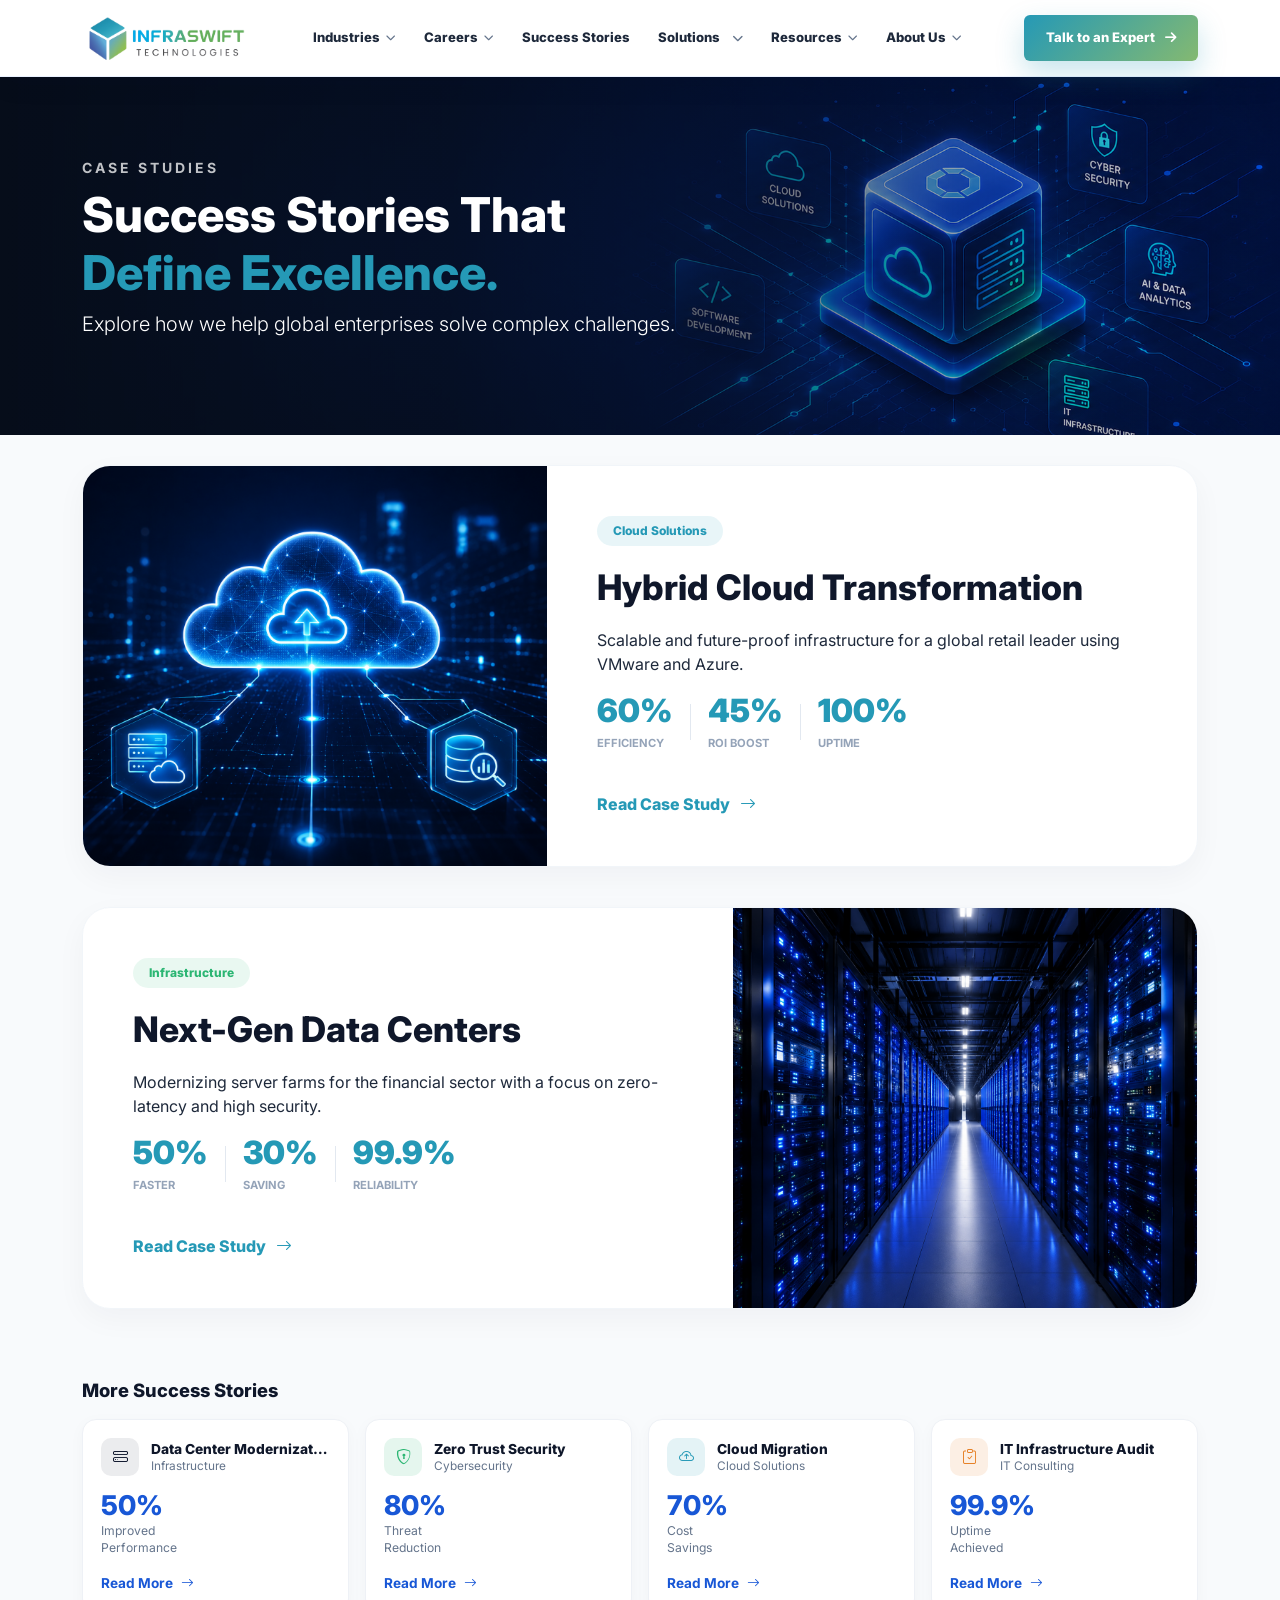
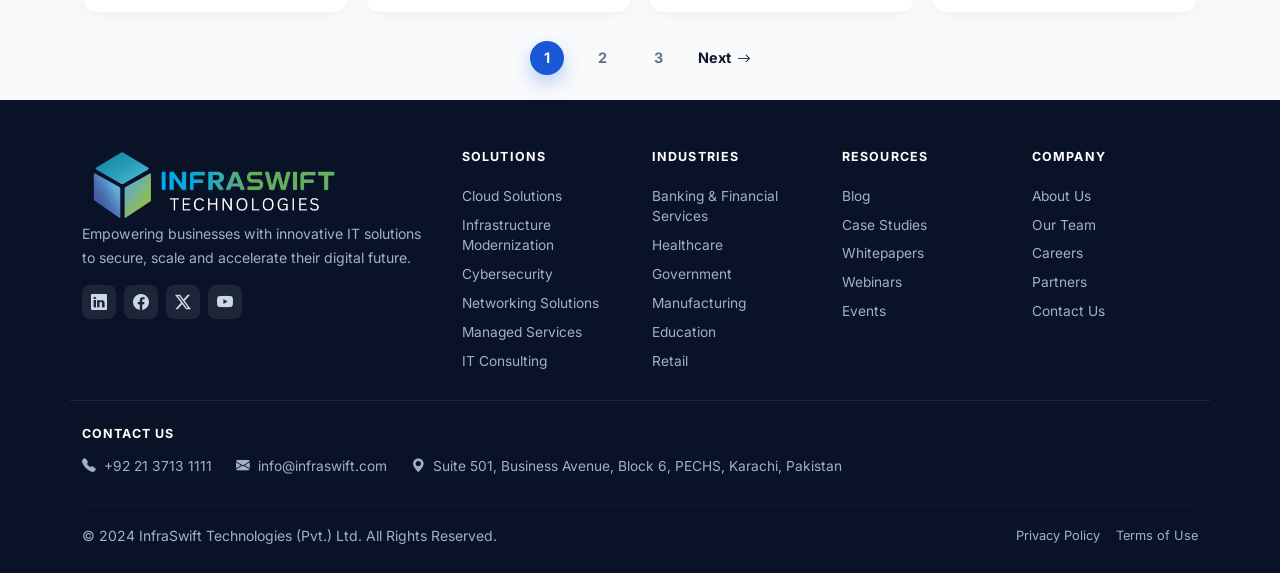
<file: success.html>
<!DOCTYPE html>
<html lang="en">
<head>
    <meta charset="UTF-8">
    <meta name="viewport" content="width=device-width, initial-scale=1.0">
    <title>Success Stories | InfraSwift Technologies</title>
    
    <link href="https://cdn.jsdelivr.net/npm/bootstrap@5.3.3/dist/css/bootstrap.min.css" rel="stylesheet">
    <link rel="stylesheet" href="https://cdn.jsdelivr.net/npm/bootstrap-icons@1.11.3/font/bootstrap-icons.css">
    <link rel="stylesheet" href="https://cdnjs.cloudflare.com/ajax/libs/font-awesome/6.5.0/css/all.min.css">
    <link href="https://fonts.googleapis.com/css2?family=Inter:wght@400;600;700;800&display=swap" rel="stylesheet">

    <style>
              :root {
            --is-blue: #1857d6;
            --is-blue-dark: #0f3aa0;
            --is-navy: #0a1228;
            --is-muted: #64748b;
            --is-bg-light: #f8fafc;
            --is-green: #2bb673;
            --is-ink: #0f1b35;
            --is-line: #e7eaf0;
            --is-bg-soft: #f5f7fb;
            --primary: #2599B6;
            --primary-dark: #4B71B2;
            --accent: #84B971;
            --success: #84B971;
            --primary-glow: rgba(37, 153, 182, 0.35);
            --node-bg: #ffffff;
            --text-dark: #0f172a;
            --text-gray: #64748b;
            --soft-border: rgba(37, 153, 182, 0.15);
            --grad: linear-gradient(135deg, #2599B6 0%, #84B971 100%);
        }

        body {
            font-family: 'Inter', sans-serif;
            color: #1e293b;
            overflow-x: hidden;
            background-color: #f8fafc;
        }

        /* --- NAVBAR --- */
        .site-nav {
            position: sticky;
            top: 0;
            z-index: 999;
            background: rgba(255, 255, 255, 0.95);
            backdrop-filter: blur(14px);
            border-bottom: 1px solid rgba(0, 97, 255, 0.08);
            box-shadow: 0 8px 28px rgba(15, 23, 42, 0.05);
        }

        .nav-shell {
            min-height: 76px;
            display: flex;
            align-items: center;
            justify-content: space-between;
            gap: 24px;
        }

        .brand-logo {
            display: inline-flex;
            align-items: center;
            gap: 10px;
            text-decoration: none;
            color: var(--text-dark);
            flex-shrink: 0;
        }

        .brand-logo img {
            width: 168px;
            height: auto;
            display: block;
        }

        .nav-menu {
            display: flex;
            align-items: center;
            justify-content: center;
            gap: 24px;
            margin: 0;
            padding: 0;
            list-style: none;
            flex: 1;
        }

        .nav-menu a {
            display: inline-flex;
            align-items: center;
            gap: 6px;
            color: #1e293b;
            font-size: 0.82rem;
            font-weight: 800;
            text-decoration: none;
            padding: 10px 2px;
            transition: color 0.25s ease, transform 0.25s ease;
        }

        .nav-menu a:hover {
            color: var(--primary);
            transform: translateY(-1px);
        }

        .nav-menu i {
            font-size: 0.62rem;
            color: #64748b;
        }

        .nav-actions {
            display: flex;
            align-items: center;
            gap: 12px;
            flex-shrink: 0;
        }

        .nav-cta {
            display: inline-flex;
            align-items: center;
            justify-content: center;
            gap: 10px;
            min-height: 46px;
            padding: 0 22px;
            border-radius: 6px;
            background: linear-gradient(135deg, var(--primary), var(--success));
            color: #fff;
            border: none;
            box-shadow: 0 12px 28px rgba(37, 153, 182, 0.25);
            font-size: 0.82rem;
            font-weight: 800;
            text-decoration: none;
            transition: transform 0.25s ease, box-shadow 0.25s ease;
        }

        .nav-cta:hover {
            color: #fff;
            transform: translateY(-2px);
            background: linear-gradient(135deg, var(--success), var(--primary));
        }

        .nav-toggle {
            display: none;
            width: 42px;
            height: 42px;
            border: 1px solid rgba(0, 97, 255, 0.16);
            border-radius: 10px;
            background: #fff;
            color: var(--text-dark);
            align-items: center;
            justify-content: center;
        }

        /* MEGA MENU */
        .mega-parent { position: relative; }
        .mega-parent>a { position: relative; }
        .mega-parent>a i { margin-left: 6px; font-size: 11px; transition: .3s; }
        .mega-parent:hover>a i { transform: rotate(180deg); }

        .mega-menu {
            position: absolute;
            top: 100%;
            left: 50%;
            transform: translateX(-50%) translateY(20px);
            width: 1200px;
            max-width: 95vw;
            background: rgba(255, 255, 255, .98);
            backdrop-filter: blur(20px);
            border: 1px solid rgba(37, 153, 182, .15);
            border-radius: 20px;
            padding: 35px;
            display: grid;
            grid-template-columns: repeat(5, 1fr);
            gap: 30px;
            opacity: 0;
            visibility: hidden;
            box-shadow: 0 25px 60px rgba(15, 23, 42, .10), 0 10px 30px rgba(37, 153, 182, .08);
            transition: .35s ease;
            z-index: 9999;
        }

        .mega-menu::before {
            content: '';
            position: absolute;
            top: 0; left: 0;
            width: 100%; height: 4px;
            border-radius: 20px 20px 0 0;
            background: linear-gradient(90deg, #2599B6, #84B971);
        }

        .mega-parent:hover .mega-menu {
            opacity: 1;
            visibility: visible;
            transform: translateX(-50%) translateY(0);
        }

        .mega-col { border-right: 1px solid rgba(37, 153, 182, .15); padding-right: 25px; }
        .mega-col:last-child { border-right: none; }
        .mega-col h5 { color: #2599B6; font-size: 18px; font-weight: 800; line-height: 1.4; margin-bottom: 18px; }
        .mega-col h5::after { content: ''; display: block; width: 75px; height: 3px; margin-top: 10px; background: linear-gradient(90deg, #2599B6, #84B971); border-radius: 10px; }
        .mega-col a { display: block; color: #334155 !important; text-decoration: none; font-size: 15px; font-weight: 600; line-height: 1.6; padding: 8px 0; transition: .3s ease; }
        .mega-col a:hover { color: #2599B6 !important; padding-left: 10px; background: linear-gradient(90deg, rgba(37, 153, 182, .05), rgba(132, 185, 113, .05)); border-radius: 8px; padding-right: 10px; }
        .mega-col { animation: fadeMega .5s ease; }

        @keyframes fadeMega {
            from { opacity: 0; transform: translateY(10px); }
            to { opacity: 1; transform: translateY(0); }
        }

        @media(max-width:991px) {
            .mega-menu { position: static; width: 100%; max-width: 100%; transform: none; opacity: 1; visibility: visible; display: none; grid-template-columns: 1fr; margin-top: 12px; padding: 20px; }
            .mega-parent.active .mega-menu { display: grid; }
            .mega-col { border-right: none; border-bottom: 1px solid rgba(37, 153, 182, .15); padding-right: 0; padding-bottom: 15px; }
            .mega-col:last-child { border-bottom: none; }
            .mega-parent:hover .mega-menu { transform: none; }

            .nav-menu { display: none; flex-direction: column; align-items: flex-start; width: 100%; gap: 4px; padding: 14px 0; }
            .nav-menu.open { display: flex; }
            .nav-shell { flex-wrap: wrap; }
            .nav-toggle { display: inline-flex; }
            .nav-cta { font-size: 0.75rem; padding: 0 16px; min-height: 40px; }
        }
        /* --- HERO ANIMATIONS --- */
        .hero-banner {
            position: relative;
            background-image: linear-gradient(90deg,
    rgba(6, 13, 26, 1) 0%,
    rgba(6, 13, 26, 0.85) 35%,
    rgba(6, 13, 26, 0.4) 70%,
    rgba(6, 13, 26, 0.1) 100%),
    url('assets/MainBanner.png');
            background-size: cover;
            background-position: center;
            padding: 80px 0;
            color: #fff;
            overflow: hidden;
        }
        .hero-content h1 { 
            font-size: 3rem; font-weight: 800; 
            animation: slideRight 0.8s cubic-bezier(0.2, 0.8, 0.2, 1) forwards; 
        }
        .hero-content p { 
            animation: slideRight 1s cubic-bezier(0.2, 0.8, 0.2, 1) forwards; 
            animation-delay: 0.2s; opacity: 0;
        }

        @keyframes slideRight {
            from { opacity: 0; transform: translateX(-30px); }
            to { opacity: 1; transform: translateX(0); }
        }

        /* --- STORY CARDS & HOVER EFFECTS --- */
        .story-container { padding: 30px 0; }
        
        .story-card {
            background: #fff;
            border: 1px solid #f1f5f9;
            border-radius: 28px;
            overflow: hidden;
            margin-bottom: 40px;
            box-shadow: 0 10px 30px rgba(15, 23, 42, 0.04);
            transition: all 0.5s cubic-bezier(0.4, 0, 0.2, 1);
            opacity: 0; /* For scroll animation */
            transform: translateY(30px);
            cursor: pointer;
        }

        /* Class added by JS on scroll */
        .story-card.show { opacity: 1; transform: translateY(0); }

        .story-card:hover {
            transform: translateY(-12px);
            box-shadow: 0 25px 50px rgba(37, 153, 182, 0.12);
            border-color: var(--primary);
        }

        .story-img-wrap { height: 100%; min-height: 400px; overflow: hidden; position: relative; }
        
        .story-img-wrap img { 
            width: 100%; height: 100%; object-fit: cover; 
            transition: transform 1s ease; 
        }

        /* Image Zoom on Card Hover */
        .story-card:hover .story-img-wrap img { transform: scale(1.1); }

        .story-content { padding: 50px; position: relative; z-index: 2; }
        
        .cat-badge {
            display: inline-block; padding: 6px 16px; background: rgba(37, 153, 182, 0.1);
            color: var(--primary); border-radius: 50px; font-size: 0.75rem; font-weight: 800;
            margin-bottom: 20px; transition: 0.3s;
        }
        .story-card:hover .cat-badge { background: var(--grad); color: #fff; }

        .story-title { font-size: 2.2rem; font-weight: 800; color: #0f172a; margin-bottom: 20px; transition: 0.3s; }
        .story-card:hover .story-title { color: var(--primary); }

        /* Stats Design */
        .story-stats { display: flex; gap: 35px; margin-bottom: 40px; }
        .stat-node { position: relative; transition: transform 0.3s ease; }
        .stat-node:hover { transform: scale(1.1); }
        .stat-node:not(:last-child)::after {
            content: ""; position: absolute; right: -18px; top: 20%; height: 60%; width: 1px; background: #e2e8f0;
        }
        .stat-node h4 { color: var(--primary); font-weight: 900; font-size: 2rem; margin-bottom: 4px; }
        .stat-node p { font-size: 0.7rem; font-weight: 700; color: #94a3b8; text-transform: uppercase; margin: 0; }

        /* Read More Animation */
        .read-more-link {
            color: var(--primary); font-weight: 800; text-decoration: none;
            display: inline-flex; align-items: center; gap: 10px; transition: 0.3s;
        }
        .read-more-link i { transition: transform 0.3s ease; }
        .read-more-link:hover { color: var(--is-navy); }
        .read-more-link:hover i { transform: translateX(8px); }

        @media (max-width: 991px) {
            .story-content { padding: 40px 30px; }
            .story-stats { gap: 20px; flex-wrap: wrap; }
        }

        /* ===== FOOTER ===== */
        footer.site-footer { background: var(--is-navy); color: #b9c4d8; }
        .f-brand-logo { width: 42px; height: 42px; border-radius: 9px; overflow: hidden; }
        .f-brand-logo img { width: 100%; height: 100%; object-fit: contain; }
        footer .brand-name { font-size: 1rem; }
        footer .f-title { color: #fff; font-weight: 700; font-size: .78rem; letter-spacing: .09em; text-transform: uppercase; margin-bottom: .9rem; }
        footer a.f-link { color: #9fb0cf; font-size: .86rem; display: block; padding: .26rem 0; transition: color .2s; text-decoration: none; }
        footer a.f-link:hover { color: #fff; }
        .social-ic { width: 34px; height: 34px; border-radius: 8px; background: rgba(255, 255, 255, .08); display: grid; place-items: center; color: #cdd8ea; transition: all .25s; }
        .social-ic:hover { background: var(--is-blue); color: #fff; }

        /* ===== ANIMATIONS ===== */
        .reveal { opacity: 0; transform: translateY(22px); transition: opacity .7s cubic-bezier(.2, .7, .2, 1), transform .7s cubic-bezier(.2, .7, .2, 1); }
        .reveal.in { opacity: 1; transform: none; }

        /* ===== BACK TO TOP ===== */
        #backToTop {
            position: fixed; bottom: 2rem; right: 2rem; z-index: 999;
            width: 44px; height: 44px; border-radius: 50%;
            background: var(--is-blue); color: #fff;
            display: grid; place-items: center; font-size: 1.1rem;
            box-shadow: 0 4px 16px rgba(24, 87, 214, .35);
            opacity: 0; pointer-events: none;
            transition: opacity .3s, transform .3s;
            transform: translateY(10px);
            border: none; cursor: pointer;
        }

        #backToTop.show { opacity: 1; pointer-events: all; transform: translateY(0); }
        #backToTop:hover { background: var(--is-blue-dark); }

        /* ===== MORE SUCCESS STORIES ===== */
        .more-stories-section { padding: 0 0 25px; background-color: #f8fafc; }
        .more-stories-heading {
            font-size: 1.15rem;
            font-weight: 800;
            color: var(--text-dark);
            margin-bottom: 18px;
        }

        .ms-card {
            background: #fff;
            border: 1px solid #eef1f6;
            border-radius: 14px;
            padding: 18px 18px;
            height: 100%;
            transition: transform 0.35s ease, box-shadow 0.35s ease, border-color 0.35s ease;
            box-shadow: 0 4px 16px rgba(15, 23, 42, 0.03);
        }

        .ms-card:hover {
            transform: translateY(-8px);
            box-shadow: 0 20px 36px rgba(15, 23, 42, 0.08);
            border-color: var(--primary);
        }

        .ms-header {
            display: flex;
            align-items: center;
            gap: 12px;
            margin-bottom: 16px;
        }

        .ms-icon {
            width: 38px;
            height: 38px;
            border-radius: 10px;
            display: flex;
            align-items: center;
            justify-content: center;
            font-size: 0.95rem;
            flex-shrink: 0;
            transition: transform 0.35s cubic-bezier(0.175, 0.885, 0.32, 1.275);
        }

        .ms-card:hover .ms-icon {
            transform: rotate(-6deg) scale(1.08);
        }

        .ms-icon.navy { background: rgba(10, 18, 40, 0.08); color: var(--is-navy); }
        .ms-icon.green { background: rgba(43, 182, 115, 0.12); color: #2bb673; }
        .ms-icon.blue { background: rgba(37, 153, 182, 0.12); color: var(--primary); }
        .ms-icon.orange { background: rgba(230, 126, 34, 0.12); color: #e67e22; }

        .ms-title-wrap { min-width: 0; }

        .ms-title {
            font-size: 0.86rem;
            font-weight: 800;
            color: var(--text-dark);
            line-height: 1.3;
            white-space: nowrap;
            overflow: hidden;
            text-overflow: ellipsis;
        }

        .ms-category {
            font-size: 0.74rem;
            color: var(--text-gray);
            line-height: 1.3;
        }

        .ms-stat {
            font-size: 1.7rem;
            font-weight: 800;
            color: var(--is-blue);
            line-height: 1;
            margin-bottom: 4px;
        }

        .ms-stat-label {
            font-size: 0.76rem;
            color: var(--text-gray);
            line-height: 1.35;
            margin-bottom: 14px;
        }

        .ms-readmore {
            color: var(--is-blue);
            font-weight: 700;
            font-size: 0.85rem;
            text-decoration: none;
            display: inline-flex;
            align-items: center;
            gap: 8px;
            transition: 0.3s;
        }

        .ms-readmore i { transition: transform 0.3s ease; font-size: 0.8rem; }
        .ms-readmore:hover { color: var(--is-navy); }
        .ms-readmore:hover i { transform: translateX(6px); }

        /* Simple pill pagination — matches reference image */
        .ms-pagination {
            display: flex;
            align-items: center;
            justify-content: center;
            gap: 22px;
            margin-top: 28px;
            flex-wrap: wrap;
        }

        .ms-page {
            width: 34px;
            height: 34px;
            border-radius: 50%;
            display: flex;
            align-items: center;
            justify-content: center;
            font-weight: 700;
            font-size: 0.9rem;
            color: var(--text-gray);
            background: transparent;
            border: none;
            cursor: pointer;
            transition: 0.3s;
        }

        .ms-page:hover:not(.active) { color: var(--is-blue); }

        .ms-page.active {
            background: var(--is-blue);
            color: #fff;
            box-shadow: 0 8px 18px rgba(24, 87, 214, 0.28);
        }

        .ms-ellipsis {
            color: var(--text-gray);
            font-weight: 700;
            font-size: 0.9rem;
        }

        .ms-next {
            color: var(--text-dark);
            font-weight: 700;
            font-size: 0.9rem;
            text-decoration: none;
            display: inline-flex;
            align-items: center;
            gap: 6px;
            transition: 0.3s;
        }

        .ms-next i { transition: transform 0.3s ease; font-size: 0.85rem; }
        .ms-next:hover { color: var(--is-blue); }
        .ms-next:hover i { transform: translateX(4px); }

        @media (max-width: 575px) {
            .ms-pagination { gap: 14px; }
        }

        @media (prefers-reduced-motion: reduce) {
            * { animation-duration: 0.001ms !important; transition-duration: 0.001ms !important; }
        }
    </style>
</head>

<body>

   <!-- ======== NAVBAR ======== -->
   <nav class="site-nav" id="siteNav">
        <div class="container nav-shell">
            <a class="brand-logo" href="index.html">
                <img src="assets/Infraswift-01.png" alt="InfraSwift Technologies">
            </a>

            <ul class="nav-menu" id="navMenu">
                <li><a href="industries.html">Industries <i class="fas fa-chevron-down"></i></a></li>
                <li><a href="careers.html">Careers <i class="fas fa-chevron-down"></i></a></li>
                <li><a href="success.html">Success Stories</a></li>
                <li class="mega-parent">
                    <a href="solutions.html">
                        Solutions
                        <i class="fas fa-chevron-down"></i>
                    </a>

                    <div class="mega-menu">
                        <div class="mega-col">
                            <h5>Cloud Solutions</h5>
                            <a href="#">Microsoft Azure</a>
                            <a href="#">AWS</a>
                            <a href="#">VMware Cloud Foundation</a>
                        </div>

                        <div class="mega-col">
                            <h5>Infrastructure Modernization</h5>
                            <a href="#">VMware vSphere</a>
                            <a href="#">VMware VCF</a>
                            <a href="#">Hyper-V</a>
                            <a href="#">Storage & Backup</a>
                        </div>

                        <div class="mega-col">
                            <h5>Cybersecurity</h5>
                            <a href="#">SOC Services</a>
                            <a href="#">Fortinet</a>
                            <a href="#">Microsoft Security</a>
                            <a href="#">Endpoint Protection</a>
                        </div>

                        <div class="mega-col">
                            <h5>Networking</h5>
                            <a href="#">Cisco</a>
                            <a href="#">Aruba</a>
                            <a href="#">SD-WAN</a>
                            <a href="#">Wireless</a>
                        </div>

                        <div class="mega-col">
                            <h5>Managed Services</h5>
                            <a href="#">24x7 Monitoring</a>
                            <a href="#">NOC</a>
                            <a href="#">Helpdesk</a>
                            <a href="#">Infrastructure Management</a>
                        </div>
                    </div>
                </li>
                <li><a href="resources.html">Resources <i class="fas fa-chevron-down"></i></a></li>
                <li><a href="about.html">About Us <i class="fas fa-chevron-down"></i></a></li>
            </ul>

            <div class="nav-actions">
                <a href="contact.html" class="nav-cta">Talk to an Expert <i class="fas fa-arrow-right"></i></a>
                <button class="nav-toggle" id="navToggle" type="button" aria-label="Toggle navigation"
                    aria-expanded="false" aria-controls="navMenu">
                    <i class="fas fa-bars"></i>
                </button>
            </div>
        </div>
    </nav>

    <!-- HERO -->
    <section class="hero-banner">
        <div class="container hero-content">
            <p class="small fw-bold text-uppercase opacity-75 mb-2" style="letter-spacing: 3px;">Case Studies</p>
            <h1>Success Stories That <br><span style="color: var(--primary);">Define Excellence.</span></h1>
            <p class="lead">Explore how we help global enterprises solve complex challenges.</p>
        </div>
    </section>


<!-- STORIES CONTAINER -->
<section class="story-container">
    <div class="container">

        <!-- ================= PAGE 1 ================= -->
        <div class="story-group active-group" id="page1">
            <!-- Story 1 -->
            <div class="story-card show">
                <div class="row g-0 align-items-stretch">
                    <div class="col-lg-5">
                        <div class="story-img-wrap"><img src="assets/success_Banner1.png" alt="Cloud"></div>
                    </div>
                    <div class="col-lg-7">
                        <div class="story-content">
                            <span class="cat-badge">Cloud Solutions</span>
                            <h2 class="story-title">Hybrid Cloud Transformation</h2>
                            <p class="story-desc">Scalable and future-proof infrastructure for a global retail leader using VMware and Azure.</p>
                            <div class="story-stats">
                                <div class="stat-node"><h4>60%</h4><p>Efficiency</p></div>
                                <div class="stat-node"><h4>45%</h4><p>ROI Boost</p></div>
                                <div class="stat-node"><h4>100%</h4><p>Uptime</p></div>
                            </div>
                            <a href="#" class="read-more-link">Read Case Study <i class="bi bi-arrow-right"></i></a>
                        </div>
                    </div>
                </div>
            </div>

            <!-- Story 2 -->
            <div class="story-card show">
                <div class="row g-0 flex-lg-row-reverse align-items-stretch">
                    <div class="col-lg-5">
                        <div class="story-img-wrap"><img src="assets/success_Banner2.png" alt="Data Center"></div>
                    </div>
                    <div class="col-lg-7">
                        <div class="story-content">
                            <span class="cat-badge" style="color: #2bb673; background: rgba(43, 182, 115, 0.1);">Infrastructure</span>
                            <h2 class="story-title">Next-Gen Data Centers</h2>
                            <p class="story-desc">Modernizing server farms for the financial sector with a focus on zero-latency and high security.</p>
                            <div class="story-stats">
                                <div class="stat-node"><h4>50%</h4><p>Faster</p></div>
                                <div class="stat-node"><h4>30%</h4><p>Saving</p></div>
                                <div class="stat-node"><h4>99.9%</h4><p>Reliability</p></div>
                            </div>
                            <a href="#" class="read-more-link">Read Case Study <i class="bi bi-arrow-right"></i></a>
                        </div>
                    </div>
                </div>
            </div>
        </div>

    </div>
</section>

<!-- MORE SUCCESS STORIES -->
<section class="more-stories-section">
    <div class="container">
        <h3 class="more-stories-heading">More Success Stories</h3>

        <!-- MS PAGE 1 -->
        <div class="ms-page-group" id="msPage1">
            <div class="row g-3">
                <div class="col-6 col-lg-3">
                    <div class="ms-card">
                        <div class="ms-header">
                            <div class="ms-icon navy"><i class="bi bi-hdd-stack"></i></div>
                            <div class="ms-title-wrap">
                                <div class="ms-title">Data Center Modernization</div>
                                <div class="ms-category">Infrastructure</div>
                            </div>
                        </div>
                        <div class="ms-stat">50%</div>
                        <div class="ms-stat-label">Improved<br>Performance</div>
                        <a href="#" class="ms-readmore">Read More <i class="bi bi-arrow-right"></i></a>
                    </div>
                </div>

                <div class="col-6 col-lg-3">
                    <div class="ms-card">
                        <div class="ms-header">
                            <div class="ms-icon green"><i class="bi bi-shield-lock"></i></div>
                            <div class="ms-title-wrap">
                                <div class="ms-title">Zero Trust Security</div>
                                <div class="ms-category">Cybersecurity</div>
                            </div>
                        </div>
                        <div class="ms-stat">80%</div>
                        <div class="ms-stat-label">Threat<br>Reduction</div>
                        <a href="#" class="ms-readmore">Read More <i class="bi bi-arrow-right"></i></a>
                    </div>
                </div>

                <div class="col-6 col-lg-3">
                    <div class="ms-card">
                        <div class="ms-header">
                            <div class="ms-icon blue"><i class="bi bi-cloud-arrow-up"></i></div>
                            <div class="ms-title-wrap">
                                <div class="ms-title">Cloud Migration</div>
                                <div class="ms-category">Cloud Solutions</div>
                            </div>
                        </div>
                        <div class="ms-stat">70%</div>
                        <div class="ms-stat-label">Cost<br>Savings</div>
                        <a href="#" class="ms-readmore">Read More <i class="bi bi-arrow-right"></i></a>
                    </div>
                </div>

                <div class="col-6 col-lg-3">
                    <div class="ms-card">
                        <div class="ms-header">
                            <div class="ms-icon orange"><i class="bi bi-clipboard-check"></i></div>
                            <div class="ms-title-wrap">
                                <div class="ms-title">IT Infrastructure Audit</div>
                                <div class="ms-category">IT Consulting</div>
                            </div>
                        </div>
                        <div class="ms-stat">99.9%</div>
                        <div class="ms-stat-label">Uptime<br>Achieved</div>
                        <a href="#" class="ms-readmore">Read More <i class="bi bi-arrow-right"></i></a>
                    </div>
                </div>
            </div>
        </div>

        <!-- MS PAGE 2 -->
        <div class="ms-page-group" id="msPage2" style="display:none;">
            <div class="row g-3">
                <div class="col-6 col-lg-3">
                    <div class="ms-card">
                        <div class="ms-header">
                            <div class="ms-icon blue"><i class="bi bi-diagram-3"></i></div>
                            <div class="ms-title-wrap">
                                <div class="ms-title">Global SD-WAN Deployment</div>
                                <div class="ms-category">Networking</div>
                            </div>
                        </div>
                        <div class="ms-stat">40%</div>
                        <div class="ms-stat-label">Latency<br>Reduced</div>
                        <a href="#" class="ms-readmore">Read More <i class="bi bi-arrow-right"></i></a>
                    </div>
                </div>

                <div class="col-6 col-lg-3">
                    <div class="ms-card">
                        <div class="ms-header">
                            <div class="ms-icon green"><i class="bi bi-headset"></i></div>
                            <div class="ms-title-wrap">
                                <div class="ms-title">Managed IT Support</div>
                                <div class="ms-category">Managed Services</div>
                            </div>
                        </div>
                        <div class="ms-stat">24/7</div>
                        <div class="ms-stat-label">Monitoring<br>Coverage</div>
                        <a href="#" class="ms-readmore">Read More <i class="bi bi-arrow-right"></i></a>
                    </div>
                </div>

                <div class="col-6 col-lg-3">
                    <div class="ms-card">
                        <div class="ms-header">
                            <div class="ms-icon orange"><i class="bi bi-display"></i></div>
                            <div class="ms-title-wrap">
                                <div class="ms-title">Virtual Desktop Infrastructure</div>
                                <div class="ms-category">Virtualization</div>
                            </div>
                        </div>
                        <div class="ms-stat">2000+</div>
                        <div class="ms-stat-label">Users<br>Enabled</div>
                        <a href="#" class="ms-readmore">Read More <i class="bi bi-arrow-right"></i></a>
                    </div>
                </div>

                <div class="col-6 col-lg-3">
                    <div class="ms-card">
                        <div class="ms-header">
                            <div class="ms-icon navy"><i class="bi bi-arrow-repeat"></i></div>
                            <div class="ms-title-wrap">
                                <div class="ms-title">Disaster Recovery Planning</div>
                                <div class="ms-category">Business Continuity</div>
                            </div>
                        </div>
                        <div class="ms-stat">15min</div>
                        <div class="ms-stat-label">Recovery<br>Time</div>
                        <a href="#" class="ms-readmore">Read More <i class="bi bi-arrow-right"></i></a>
                    </div>
                </div>
            </div>
        </div>

        <!-- MS PAGE 3 -->
        <div class="ms-page-group" id="msPage3" style="display:none;">
            <div class="row g-3">
                <div class="col-6 col-lg-3">
                    <div class="ms-card">
                        <div class="ms-header">
                            <div class="ms-icon green"><i class="bi bi-shield-check"></i></div>
                            <div class="ms-title-wrap">
                                <div class="ms-title">Network Security Upgrade</div>
                                <div class="ms-category">Cybersecurity</div>
                            </div>
                        </div>
                        <div class="ms-stat">90%</div>
                        <div class="ms-stat-label">Risk<br>Reduction</div>
                        <a href="#" class="ms-readmore">Read More <i class="bi bi-arrow-right"></i></a>
                    </div>
                </div>

                <div class="col-6 col-lg-3">
                    <div class="ms-card">
                        <div class="ms-header">
                            <div class="ms-icon navy"><i class="bi bi-server"></i></div>
                            <div class="ms-title-wrap">
                                <div class="ms-title">Server Virtualization</div>
                                <div class="ms-category">Infrastructure</div>
                            </div>
                        </div>
                        <div class="ms-stat">65%</div>
                        <div class="ms-stat-label">Cost<br>Efficiency</div>
                        <a href="#" class="ms-readmore">Read More <i class="bi bi-arrow-right"></i></a>
                    </div>
                </div>

                <div class="col-6 col-lg-3">
                    <div class="ms-card">
                        <div class="ms-header">
                            <div class="ms-icon blue"><i class="bi bi-laptop"></i></div>
                            <div class="ms-title-wrap">
                                <div class="ms-title">Endpoint Protection Rollout</div>
                                <div class="ms-category">Cybersecurity</div>
                            </div>
                        </div>
                        <div class="ms-stat">100%</div>
                        <div class="ms-stat-label">Devices<br>Secured</div>
                        <a href="#" class="ms-readmore">Read More <i class="bi bi-arrow-right"></i></a>
                    </div>
                </div>

                <div class="col-6 col-lg-3">
                    <div class="ms-card">
                        <div class="ms-header">
                            <div class="ms-icon orange"><i class="bi bi-chat-dots"></i></div>
                            <div class="ms-title-wrap">
                                <div class="ms-title">IT Helpdesk Modernization</div>
                                <div class="ms-category">Managed Services</div>
                            </div>
                        </div>
                        <div class="ms-stat">95%</div>
                        <div class="ms-stat-label">CSAT<br>Score</div>
                        <a href="#" class="ms-readmore">Read More <i class="bi bi-arrow-right"></i></a>
                    </div>
                </div>
            </div>
        </div>

        <!-- Simple pill pagination -->
        <div class="ms-pagination">
            <button type="button" class="ms-page active" data-ms-target="msPage1">1</button>
            <button type="button" class="ms-page" data-ms-target="msPage2">2</button>
            <button type="button" class="ms-page" data-ms-target="msPage3">3</button>
            <a href="#" class="ms-next">Next <i class="bi bi-arrow-right"></i></a>
        </div>
    </div>
</section>

 <!-- Back To Top -->
    <button id="backToTop" title="Back to top"><i class="bi bi-arrow-up"></i></button>

    <!-- ======== FOOTER ======== -->
    <footer class="site-footer pt-5 pb-4">
        <div class="container">
            <div class="row g-4">

                <!-- Brand col -->
                <div class="col-lg-4 col-md-6">
                    <img src="assets/logo.png" alt="InfraSwift Technologies" height="74px">

                    <p style="font-size:.88rem;max-width:22rem;line-height:1.65;color:#9fb0cf;">Empowering businesses
                        with innovative IT solutions to secure, scale and accelerate their digital future.</p>
                    <div class="d-flex gap-2 mt-3">
                        <a href="#" class="social-ic"><i class="bi bi-linkedin"></i></a>
                        <a href="#" class="social-ic"><i class="bi bi-facebook"></i></a>
                        <a href="#" class="social-ic"><i class="bi bi-twitter-x"></i></a>
                        <a href="#" class="social-ic"><i class="bi bi-youtube"></i></a>
                    </div>
                </div>

                <!-- Solutions -->
                <div class="col-6 col-lg-2 col-md-3">
                    <div class="f-title">Solutions</div>
                    <a class="f-link" href="#">Cloud Solutions</a>
                    <a class="f-link" href="#">Infrastructure Modernization</a>
                    <a class="f-link" href="#">Cybersecurity</a>
                    <a class="f-link" href="#">Networking Solutions</a>
                    <a class="f-link" href="#">Managed Services</a>
                    <a class="f-link" href="#">IT Consulting</a>
                </div>

                <!-- Industries -->
                <div class="col-6 col-lg-2 col-md-3">
                    <div class="f-title">Industries</div>
                    <a class="f-link" href="#">Banking & Financial Services</a>
                    <a class="f-link" href="#">Healthcare</a>
                    <a class="f-link" href="#">Government</a>
                    <a class="f-link" href="#">Manufacturing</a>
                    <a class="f-link" href="#">Education</a>
                    <a class="f-link" href="#">Retail</a>
                </div>

                <!-- Resources -->
                <div class="col-6 col-lg-2 col-md-3">
                    <div class="f-title">Resources</div>
                    <a class="f-link" href="#">Blog</a>
                    <a class="f-link" href="#">Case Studies</a>
                    <a class="f-link" href="#">Whitepapers</a>
                    <a class="f-link" href="#">Webinars</a>
                    <a class="f-link" href="#">Events</a>
                </div>

                <!-- Company + Contact -->
                <div class="col-6 col-lg-2 col-md-3">
                    <div class="f-title">Company</div>
                    <a class="f-link" href="#">About Us</a>
                    <a class="f-link" href="#">Our Team</a>
                    <a class="f-link" href="#">Careers</a>
                    <a class="f-link" href="#">Partners</a>
                    <a class="f-link" href="#">Contact Us</a>
                </div>

            </div>

            <!-- Contact strip -->
            <div class="row mt-4 pt-4" style="border-top:1px solid rgba(255,255,255,.08);">
                <div class="col-12">
                    <div class="f-title mb-2">Contact Us</div>
                    <div class="d-flex flex-wrap gap-3 gap-md-4">
                        <a class="f-link d-inline-flex align-items-center gap-2" href="tel:+922137131111"><i
                                class="bi bi-telephone-fill"></i>+92 21 3713 1111</a>
                        <a class="f-link d-inline-flex align-items-center gap-2" href="mailto:info@infraswift.com"><i
                                class="bi bi-envelope-fill"></i>info@infraswift.com</a>
                        <a class="f-link d-inline-flex align-items-center gap-2" href="#"><i
                                class="bi bi-geo-alt-fill"></i>Suite 501, Business Avenue, Block 6, PECHS, Karachi,
                            Pakistan</a>
                    </div>
                </div>
            </div>

            <hr style="border-color:rgba(255,255,255,.09);margin:1.5rem 0 1rem;">
            <div class="d-flex flex-column flex-md-row justify-content-between align-items-center gap-2">
                <small style="color:#9fb0cf;">© 2024 InfraSwift Technologies (Pvt.) Ltd. All Rights Reserved.</small>
                <div class="d-flex gap-3">
                    <a class="f-link" style="font-size:.8rem;" href="#">Privacy Policy</a>
                    <a class="f-link" style="font-size:.8rem;" href="#">Terms of Use</a>
                </div>
            </div>
        </div>
    </footer>

<!-- UPDATED JQUERY SCRIPT -->
<script src="https://code.jquery.com/jquery-3.7.1.min.js"></script>
<script>
   $(function() {
            // Navbar shadow
            $(window).on('scroll', function() {
                var s = $(this).scrollTop();
                $('.navbar').toggleClass('scrolled', s > 30);
                $('#backToTop').toggleClass('show', s > 400);
            });

            // Mobile nav menu toggle
            $('#navToggle').on('click', function() {
                $('#navMenu').toggleClass('open');
                $(this).attr('aria-expanded', $('#navMenu').hasClass('open'));
            });

            // Mega menu tap-to-open on mobile/tablet
            $('.mega-parent > a').on('click', function(e) {
                if ($(window).width() <= 991) {
                    e.preventDefault();
                    $(this).parent().toggleClass('active');
                }
            });

            // Reveal on scroll
            const io = new IntersectionObserver((entries) => {
                entries.forEach(e => {
                    if (e.isIntersecting) {
                        e.target.classList.add('in');
                        io.unobserve(e.target);
                    }
                });
            }, { threshold: 0.1 });
            document.querySelectorAll('.reveal').forEach(el => io.observe(el));

            // Back to top
            $('#backToTop').on('click', function() {
                $('html,body').animate({ scrollTop: 0 }, 500);
            });

            // Mobile menu close on link click
            $('#mainNav .nav-link:not(.dropdown-toggle), #mainNav .dropdown-item, .btn-expert').on('click',
                function() {
                    var c = document.querySelector('#mainNav');
                    if (c && c.classList.contains('show')) new bootstrap.Collapse(c).hide();
                });
        });
    $(document).ready(function() {

        // More Success Stories — functional pagination
        $('.ms-page').on('click', function() {
            let target = $(this).data('ms-target');
            if (!target) return;

            $('.ms-page').removeClass('active');
            $(this).addClass('active');

            $('.ms-page-group').hide();
            $('#' + target).fadeIn(500);
        });

        $('.ms-next').on('click', function(e) {
            e.preventDefault();
            let current = $('.ms-page.active');
            let next = current.next('.ms-page');
            if (next.length) {
                next.trigger('click');
            } else {
                $('.ms-page').first().trigger('click');
            }
        });

        // Initial Observer for Page 1
        const observer = new IntersectionObserver((entries) => {
            entries.forEach(entry => {
                if (entry.isIntersecting) {
                    $(entry.target).addClass('show');
                }
            });
        }, { threshold: 0.1 });

        document.querySelectorAll('.story-card').forEach(card => observer.observe(card));
    });
</script>
</body>
</html>
</file>
